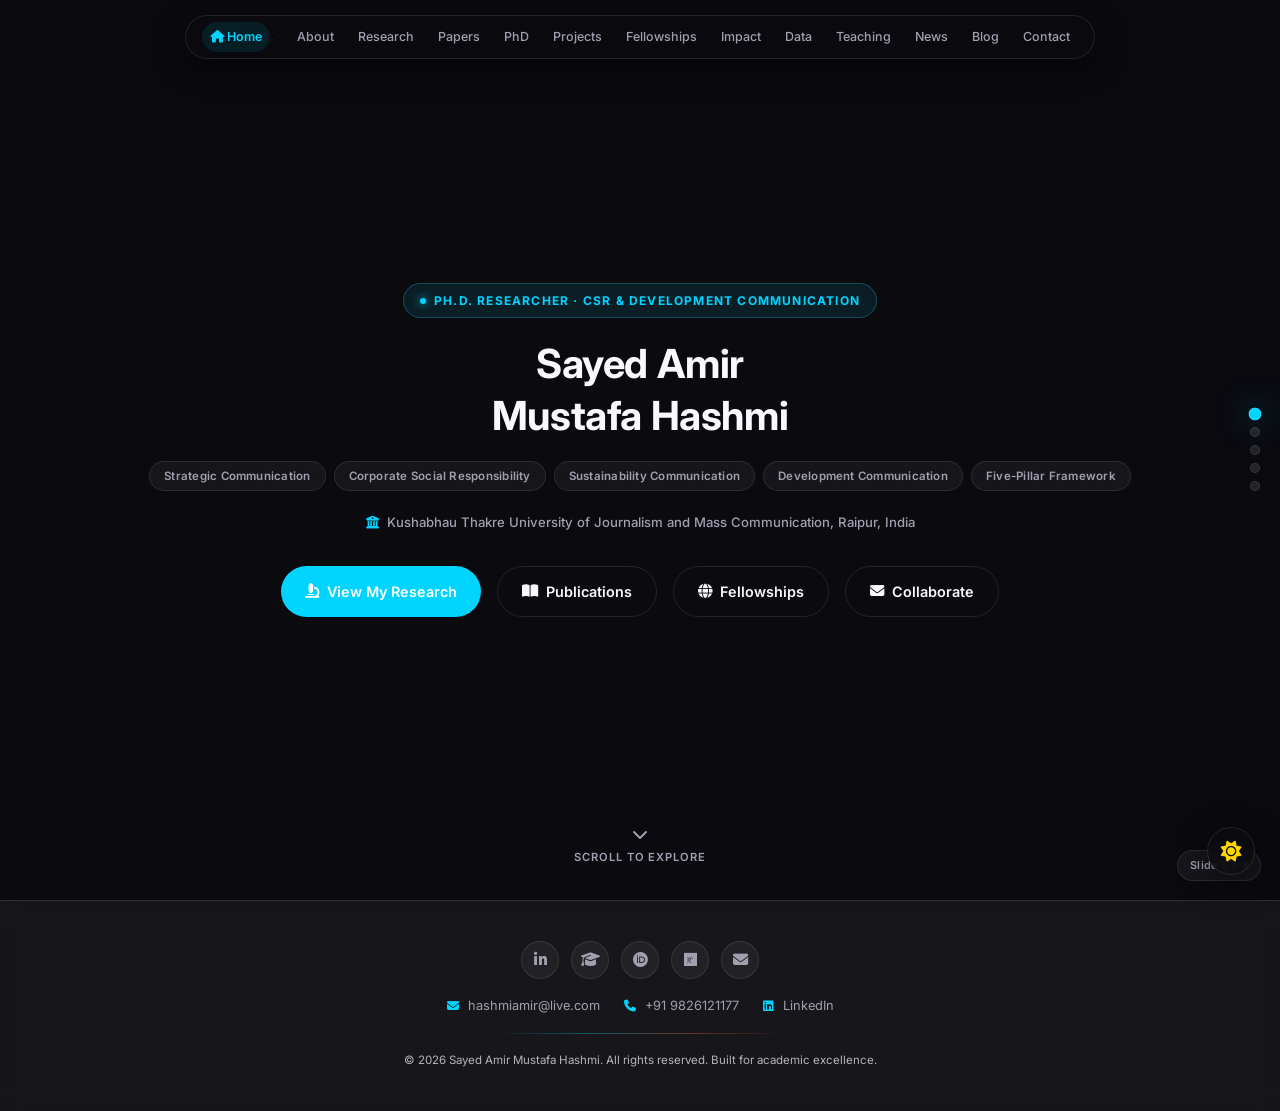
<file: index.html>
<!DOCTYPE html>
<html lang="en" data-theme="dark">
<head>
    <meta charset="UTF-8">
    <meta name="viewport" content="width=device-width, initial-scale=1.0">
    <title>Sayed Amir Mustafa Hashmi | Ph.D. Researcher — CSR & Strategic Communication</title>
    <meta name="description" content="Academic portfolio of Dr. Sayed Amir Mustafa Hashmi — Ph.D. researcher in Strategic Communication, CSR, Sustainability Communication, and Development Communication. Specialist in tribal community engagement and the Five-Pillar Framework.">
    <meta name="keywords" content="Sayed Amir Mustafa Hashmi, CSR Communication, Strategic Communication, Sustainability Communication, Development Communication, Five-Pillar Framework, PhD Research, Chhattisgarh, Jharkhand">
    <meta name="author" content="Sayed Amir Mustafa Hashmi">

    <!-- Open Graph -->
    <meta property="og:title" content="Sayed Amir Mustafa Hashmi | Academic Portfolio">
    <meta property="og:description" content="Ph.D. researcher in CSR Communication, Sustainability, and Development Communication. Creator of the Five-Pillar Framework.">
    <meta property="og:type" content="website">

    <!-- Google Fonts -->
    <link rel="preconnect" href="https://fonts.googleapis.com">
    <link rel="preconnect" href="https://fonts.gstatic.com" crossorigin>
    <link href="https://fonts.googleapis.com/css2?family=Inter:wght@300;400;500;600;700;800;900&display=swap" rel="stylesheet">

    <!-- Font Awesome -->
    <link rel="stylesheet" href="https://cdnjs.cloudflare.com/ajax/libs/font-awesome/6.4.0/css/all.min.css">

    <!-- Stylesheets -->
    <link rel="stylesheet" href="src/css/style.css">
    <link rel="stylesheet" href="src/css/dark-mode.css">
    <link rel="stylesheet" href="src/css/responsive.css">

    <style>
        /* ── Page-specific hero enhancements ─── */
        .hero-eyebrow {
            display: inline-flex;
            align-items: center;
            gap: 8px;
            background: rgba(34,211,245,0.1);
            border: 1px solid rgba(34,211,245,0.25);
            border-radius: 999px;
            padding: 6px 16px;
            font-size: 0.75rem;
            font-weight: 700;
            letter-spacing: 0.1em;
            text-transform: uppercase;
            color: var(--accent-cg);
            margin-bottom: 1.25rem;
        }
        .hero-eyebrow::before {
            content: '';
            width: 6px;
            height: 6px;
            background: var(--accent-cg);
            border-radius: 50%;
            box-shadow: 0 0 8px var(--accent-cg);
            animation: pulse-dot 2s infinite;
        }
        @keyframes pulse-dot {
            0%, 100% { opacity: 1; transform: scale(1); }
            50% { opacity: 0.5; transform: scale(0.8); }
        }

        .hero-institution {
            display: flex;
            align-items: center;
            justify-content: center;
            gap: 8px;
            font-size: 0.82rem;
            color: var(--text-muted);
            margin-top: 1.2rem;
            font-weight: 500;
        }

        .hero-tags {
            display: flex;
            flex-wrap: wrap;
            gap: 8px;
            justify-content: center;
            margin: 1.2rem 0;
        }
        .hero-tag {
            background: var(--bg-glass);
            border: 1px solid var(--bg-glass-border);
            border-radius: 999px;
            padding: 4px 14px;
            font-size: 0.72rem;
            font-weight: 600;
            color: var(--text-muted);
            backdrop-filter: blur(8px);
            letter-spacing: 0.02em;
        }

        /* Stat section gradient divider */
        .stat-divider {
            height: 1px;
            background: linear-gradient(90deg, transparent, var(--accent-cg), var(--accent-jh), transparent);
            margin: 2.5rem 0;
            opacity: 0.4;
        }

        /* Research highlight icons */
        .highlight-icon {
            width: 52px;
            height: 52px;
            border-radius: 14px;
            display: flex;
            align-items: center;
            justify-content: center;
            font-size: 1.5rem;
            margin-bottom: 1rem;
        }
        .icon-blue { background: rgba(34,211,245,0.12); border: 1px solid rgba(34,211,245,0.2); }
        .icon-orange { background: rgba(255,107,53,0.12); border: 1px solid rgba(255,107,53,0.2); }
        .icon-green { background: rgba(0,230,118,0.12); border: 1px solid rgba(0,230,118,0.2); }

        /* Big number callout */
        .callout-number {
            font-size: 5rem;
            font-weight: 900;
            line-height: 1;
            letter-spacing: -0.04em;
            color: var(--accent-cg);
            text-shadow: var(--accent-glow-cg);
        }

        /* Scroll hint */
        .scroll-hint {
            position: absolute;
            bottom: 2rem;
            left: 50%;
            transform: translateX(-50%);
            display: flex;
            flex-direction: column;
            align-items: center;
            gap: 6px;
            color: var(--text-muted);
            font-size: 0.7rem;
            font-weight: 600;
            letter-spacing: 0.08em;
            text-transform: uppercase;
            animation: scrollBounce 2s ease-in-out infinite;
        }
        @keyframes scrollBounce {
            0%, 100% { transform: translateX(-50%) translateY(0); opacity: 0.6; }
            50% { transform: translateX(-50%) translateY(6px); opacity: 1; }
        }
        .scroll-hint i { font-size: 1rem; }
    </style>
</head>
<body>

    <!-- ── Navigation ─── -->
    <nav class="chap-nav" id="main-nav">
        <a href="index.html" class="active" data-fullname="Homepage"><i class="fas fa-home"></i> Home</a>
        <span class="chap-nav-sep">·</span>
        <a href="src/pages/about.html" data-fullname="About & Biography">About</a>
        <a href="src/pages/research-areas.html" data-fullname="Research Clusters">Research</a>
        <a href="src/pages/publications.html" data-fullname="Publications Hub">Papers</a>
        <a href="src/pages/phd-research.html" data-fullname="Ph.D. Dissertation">PhD</a>
        <a href="src/pages/projects.html" data-fullname="Research Projects">Projects</a>
        <a href="src/pages/fellowships.html" data-fullname="Postdoc Applications">Fellowships</a>
        <a href="src/pages/impact.html" data-fullname="Research Impact & Charts">Impact</a>
        <a href="src/pages/data-resources.html" data-fullname="Open Data Resources">Data</a>
        <a href="src/pages/teaching.html" data-fullname="Teaching & Mentoring">Teaching</a>
        <a href="src/pages/news.html" data-fullname="News & Announcements">News</a>
        <a href="src/pages/blog.html" data-fullname="Blog & Insights">Blog</a>
        <a href="src/pages/contact.html" data-fullname="Contact & Collaborate">Contact</a>
    </nav>

    <!-- ── Slide Container ─── -->
    <div class="slide-container">

        <!-- ══ SLIDE 1: Hero ══ -->
        <section class="slide" id="slide-1">
            <div class="slide-content text-center">
                <div class="hero-eyebrow slide-anim">
                    Ph.D. Researcher · CSR & Development Communication
                </div>

                <h1 class="hero-name slide-anim">
                    Sayed Amir<br>Mustafa Hashmi
                </h1>

                <div class="hero-tags slide-anim">
                    <span class="hero-tag">Strategic Communication</span>
                    <span class="hero-tag">Corporate Social Responsibility</span>
                    <span class="hero-tag">Sustainability Communication</span>
                    <span class="hero-tag">Development Communication</span>
                    <span class="hero-tag">Five-Pillar Framework</span>
                </div>

                <div class="hero-institution slide-anim">
                    <i class="fas fa-university" style="color: var(--accent-cg);"></i>
                    Kushabhau Thakre University of Journalism and Mass Communication, Raipur, India
                </div>

                <div class="hero-buttons slide-anim">
                    <a href="src/pages/phd-research.html" class="btn btn-primary">
                        <i class="fas fa-microscope"></i> View My Research
                    </a>
                    <a href="src/pages/publications.html" class="btn btn-secondary">
                        <i class="fas fa-book-open"></i> Publications
                    </a>
                    <a href="src/pages/fellowships.html" class="btn btn-secondary">
                        <i class="fas fa-globe"></i> Fellowships
                    </a>
                    <a href="src/pages/contact.html" class="btn btn-secondary">
                        <i class="fas fa-envelope"></i> Collaborate
                    </a>
                </div>
            </div>

            <div class="scroll-hint">
                <i class="fas fa-chevron-down"></i>
                Scroll to explore
            </div>
        </section>

        <!-- ══ SLIDE 2: Research Statement ══ -->
        <section class="slide" id="slide-2">
            <div class="slide-content">
                <p class="slide-subtitle slide-anim">Overview & Vision</p>
                <h2 class="slide-title slide-anim">Research Statement</h2>

                <div class="grid-2 mt-3">
                    <div class="glass-card glow-blue slide-anim">
                        <div class="highlight-icon icon-blue">
                            <i class="fas fa-bullseye" style="color: var(--accent-cg);"></i>
                        </div>
                        <h3 class="mb-2" style="color: var(--text-main);">Focus Areas</h3>
                        <p class="text-muted" style="font-size: 0.92rem; line-height: 1.8;">
                            My research examines how <strong style="color: var(--text-main);">strategic communication</strong> shapes corporate social responsibility, stakeholder trust, ESG disclosure, and community development outcomes — particularly in central India's tribal mining corridors.
                        </p>
                    </div>
                    <div class="glass-card glow-orange slide-anim">
                        <div class="highlight-icon icon-orange">
                            <i class="fas fa-compass" style="color: var(--accent-jh);"></i>
                        </div>
                        <h3 class="mb-2" style="color: var(--text-main);">Long-Term Vision</h3>
                        <p class="text-muted" style="font-size: 0.92rem; line-height: 1.8;">
                            I develop <strong style="color: var(--text-main);">evidence-based communication frameworks</strong> supporting sustainable corporate governance and inclusive development in emerging economies — bridging institutional disclosures with grassroots beneficiary understanding.
                        </p>
                    </div>
                </div>
            </div>
        </section>

        <!-- ══ SLIDE 3: Key Findings Callout ══ -->
        <section class="slide" id="slide-3">
            <div class="slide-content text-center">
                <p class="slide-subtitle slide-anim">Doctoral Research Discovery</p>
                <h2 class="slide-title slide-anim">The Communication Chasm</h2>

                <div class="glass-card max-w-800 mx-auto mt-3 slide-anim" style="padding: 3rem;">
                    <div class="grid-2" style="gap: 3rem; align-items: center;">
                        <div>
                            <div class="callout-number">26%</div>
                            <p style="font-size: 1.1rem; font-weight: 700; margin-top: 0.5rem; color: var(--text-main);">Language Gap Identified</p>
                            <p class="text-muted" style="font-size: 0.88rem; line-height: 1.7; margin-top: 0.5rem;">
                                80% local dialect use in <strong style="color: var(--accent-cg);">Chhattisgarh</strong> vs only 54% in <strong style="color: var(--accent-jh);">Jharkhand</strong> — a 26-point disparity that directly drives community trust and CSR awareness deficits.
                            </p>
                        </div>
                        <div>
                            <div class="callout-number" style="color: var(--accent-jh); text-shadow: var(--accent-glow-jh);">3.4×</div>
                            <p style="font-size: 1.1rem; font-weight: 700; margin-top: 0.5rem; color: var(--text-main);">Verbal vs. Printed Media</p>
                            <p class="text-muted" style="font-size: 0.88rem; line-height: 1.7; margin-top: 0.5rem;">
                                Gramsabha community meetings outperform printed pamphlets by <strong style="color: var(--accent-jh);">3.4× in information retention</strong> among tribal beneficiaries across 10 studied districts.
                            </p>
                        </div>
                    </div>
                </div>
            </div>
        </section>

        <!-- ══ SLIDE 4: Research Stats ══ -->
        <section class="slide" id="slide-4">
            <div class="slide-content">
                <p class="slide-subtitle slide-anim">Empirical Rigor</p>
                <h2 class="slide-title slide-anim">Research at a Glance</h2>

                <div class="grid-3 mt-3">
                    <div class="glass-card stat-card glow-cyan slide-anim">
                        <div class="stat-number">5 Yrs</div>
                        <div class="stat-label">Longitudinal CSR Data<br>(2018–2023)</div>
                    </div>
                    <div class="glass-card stat-card glow-blue slide-anim">
                        <div class="stat-number">400+</div>
                        <div class="stat-label">Beneficiary Surveys<br>Conducted</div>
                    </div>
                    <div class="glass-card stat-card glow-orange slide-anim">
                        <div class="stat-number">40+</div>
                        <div class="stat-label">Stakeholder In-Depth<br>Interviews</div>
                    </div>
                    <div class="glass-card stat-card glow-purple slide-anim">
                        <div class="stat-number">10</div>
                        <div class="stat-label">Mining Belt Districts<br>Studied</div>
                    </div>
                    <div class="glass-card stat-card glow-green slide-anim">
                        <div class="stat-number">2</div>
                        <div class="stat-label">States Compared<br>CG & JH</div>
                    </div>
                    <div class="glass-card stat-card glow-cyan slide-anim">
                        <div class="stat-number">5</div>
                        <div class="stat-label">Pillars in Original<br>Governance Framework</div>
                    </div>
                </div>
            </div>
        </section>

        <!-- ══ SLIDE 5: Five-Pillar Showcase ══ -->
        <section class="slide" id="slide-5">
            <div class="slide-content">
                <p class="slide-subtitle slide-anim">Original Theoretical Contribution</p>
                <h2 class="slide-title slide-anim">The Five-Pillar Framework</h2>
                <p class="text-muted text-center slide-anim" style="max-width: 700px; margin: 0 auto 2.5rem;">
                    A normative model for evaluating CSR communication governance — developed from 5 years of multi-state empirical fieldwork.
                </p>

                <div class="grid-5 slide-anim">
                    <div class="glass-card text-center glow-blue" style="padding: 1.5rem 1rem;">
                        <div style="font-size: 2rem; margin-bottom: 0.75rem;">🎯</div>
                        <div style="font-size: 0.65rem; font-weight: 700; letter-spacing: 0.1em; text-transform: uppercase; color: var(--text-muted); margin-bottom: 0.4rem;">Pillar I</div>
                        <h3 class="neon-text-cg" style="font-size: 1rem;">Strategy</h3>
                        <p class="text-muted mt-1" style="font-size: 0.78rem; line-height: 1.5;">Aligning corporate goals with community development needs</p>
                    </div>
                    <div class="glass-card text-center glow-cyan" style="padding: 1.5rem 1rem;">
                        <div style="font-size: 2rem; margin-bottom: 0.75rem;">🤝</div>
                        <div style="font-size: 0.65rem; font-weight: 700; letter-spacing: 0.1em; text-transform: uppercase; color: var(--text-muted); margin-bottom: 0.4rem;">Pillar II</div>
                        <h3 class="neon-text-cg" style="font-size: 1rem;">Participation</h3>
                        <p class="text-muted mt-1" style="font-size: 0.78rem; line-height: 1.5;">Gramsabha dialogue & co-creation of project design</p>
                    </div>
                    <div class="glass-card text-center glow-green" style="padding: 1.5rem 1rem;">
                        <div style="font-size: 2rem; margin-bottom: 0.75rem;">🔍</div>
                        <div style="font-size: 0.65rem; font-weight: 700; letter-spacing: 0.1em; text-transform: uppercase; color: var(--text-muted); margin-bottom: 0.4rem;">Pillar III</div>
                        <h3 style="color: var(--success-color); font-size: 1rem;">Transparency</h3>
                        <p class="text-muted mt-1" style="font-size: 0.78rem; line-height: 1.5;">Vernacular disclosure of budgets, timelines, and roles</p>
                    </div>
                    <div class="glass-card text-center glow-orange" style="padding: 1.5rem 1rem;">
                        <div style="font-size: 2rem; margin-bottom: 0.75rem;">💬</div>
                        <div style="font-size: 0.65rem; font-weight: 700; letter-spacing: 0.1em; text-transform: uppercase; color: var(--text-muted); margin-bottom: 0.4rem;">Pillar IV</div>
                        <h3 class="neon-text-jh" style="font-size: 1rem;">Feedback</h3>
                        <p class="text-muted mt-1" style="font-size: 0.78rem; line-height: 1.5;">Institutionalized grievance channels for beneficiaries</p>
                    </div>
                    <div class="glass-card text-center glow-purple" style="padding: 1.5rem 1rem;">
                        <div style="font-size: 2rem; margin-bottom: 0.75rem;">📊</div>
                        <div style="font-size: 0.65rem; font-weight: 700; letter-spacing: 0.1em; text-transform: uppercase; color: var(--text-muted); margin-bottom: 0.4rem;">Pillar V</div>
                        <h3 style="color: #9d4edd; font-size: 1rem;">Impact</h3>
                        <p class="text-muted mt-1" style="font-size: 0.78rem; line-height: 1.5;">Independent socio-economic audit & betterment metrics</p>
                    </div>
                </div>

                <div class="text-center mt-4 slide-anim">
                    <a href="src/pages/phd-research.html" class="btn btn-primary">
                        <i class="fas fa-arrow-right"></i> Explore Full Research
                    </a>
                    <a href="src/pages/publications.html" class="btn btn-secondary" style="margin-left: 1rem;">
                        <i class="fas fa-file-alt"></i> Read the Papers
                    </a>
                </div>
            </div>
        </section>

    </div><!-- end .slide-container -->

    <!-- ── Site Footer ─── -->
    <footer class="site-footer">
        <div class="footer-content">
            <div class="footer-social">
                <a href="https://www.linkedin.com/in/amirhashmilive/" target="_blank" rel="noopener" aria-label="LinkedIn"><i class="fab fa-linkedin-in"></i></a>
                <a href="https://scholar.google.com" target="_blank" rel="noopener" aria-label="Google Scholar"><i class="fas fa-graduation-cap"></i></a>
                <a href="https://orcid.org" target="_blank" rel="noopener" aria-label="ORCID"><i class="fab fa-orcid"></i></a>
                <a href="https://researchgate.net" target="_blank" rel="noopener" aria-label="ResearchGate"><i class="fab fa-researchgate"></i></a>
                <a href="mailto:hashmiamir@live.com" aria-label="Email"><i class="fas fa-envelope"></i></a>
            </div>
            <div class="footer-contact">
                <a href="mailto:hashmiamir@live.com"><i class="fas fa-envelope"></i> hashmiamir@live.com</a>
                <a href="tel:+919826121177"><i class="fas fa-phone"></i> +91 9826121177</a>
                <a href="https://www.linkedin.com/in/amirhashmilive/" target="_blank" rel="noopener"><i class="fab fa-linkedin"></i> LinkedIn</a>
            </div>
            <div class="footer-divider"></div>
            <p class="footer-copy">&copy; 2026 Sayed Amir Mustafa Hashmi. All rights reserved. Built for academic excellence.</p>
        </div>
    </footer>

    <!-- Scripts -->
    <script src="src/js/theme.js"></script>
    <script src="src/js/main.js"></script>
    <script src="src/js/slide-number.js"></script>
    <script src="src/js/nav.js"></script>
</body>
</html>
</file>
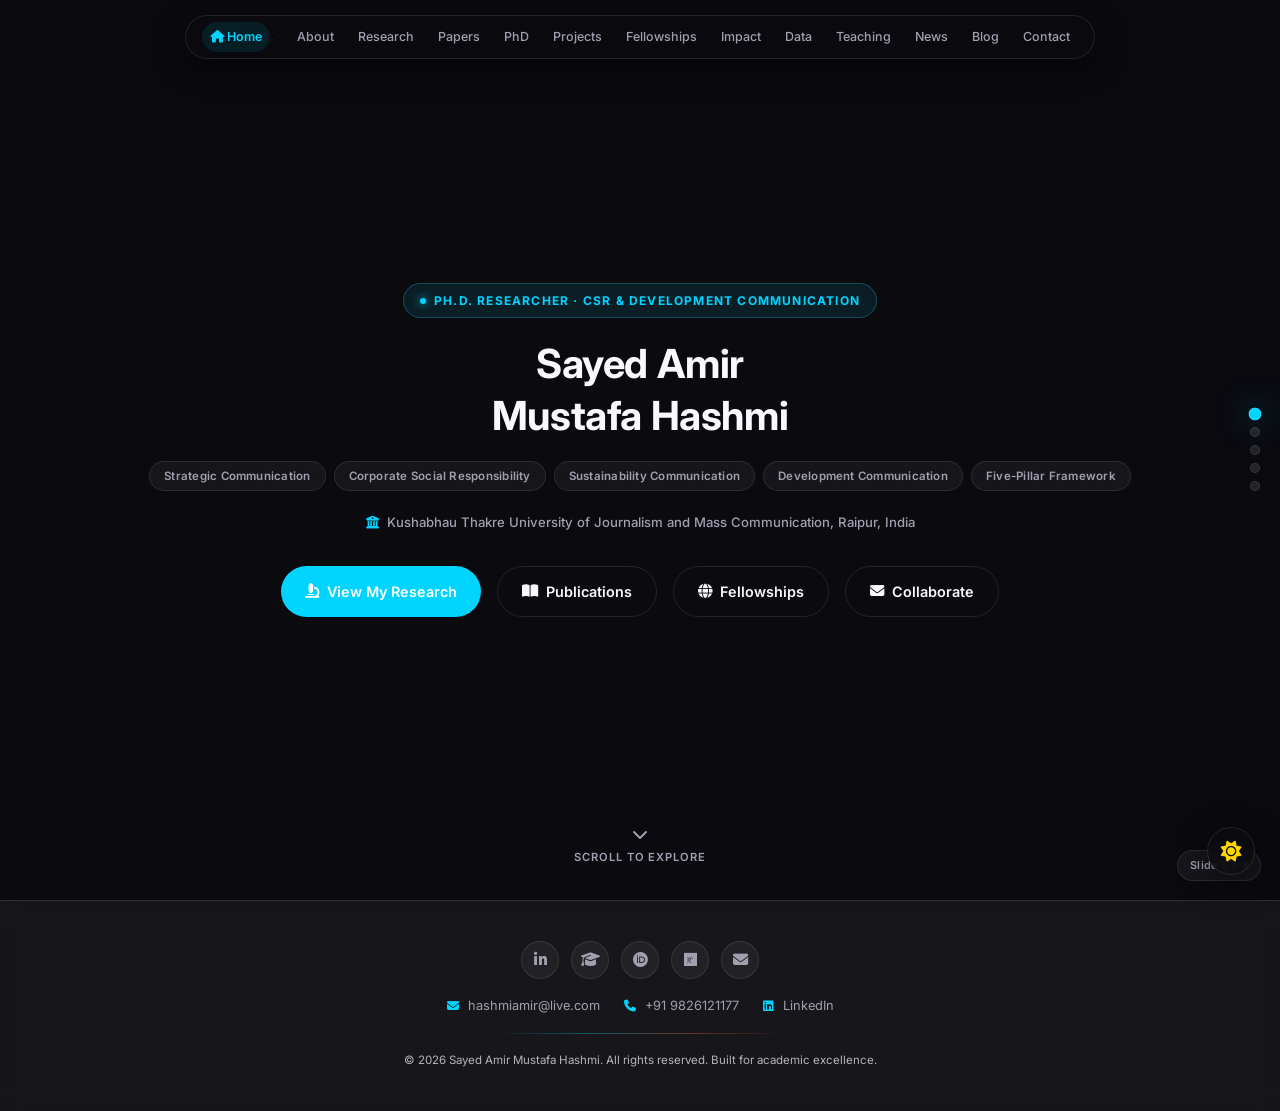
<file: src/pages/index.html>
<!DOCTYPE html>
<html lang="en">
<head>
    <meta charset="UTF-8">
    <meta http-equiv="refresh" content="0; url=../../index.html">
    <title>Redirecting...</title>
    <script>window.location.href = "../../index.html";</script>
</head>
<body>
    <p>Redirecting to <a href="../../index.html">Homepage</a>...</p>
</body>
</html>
</file>
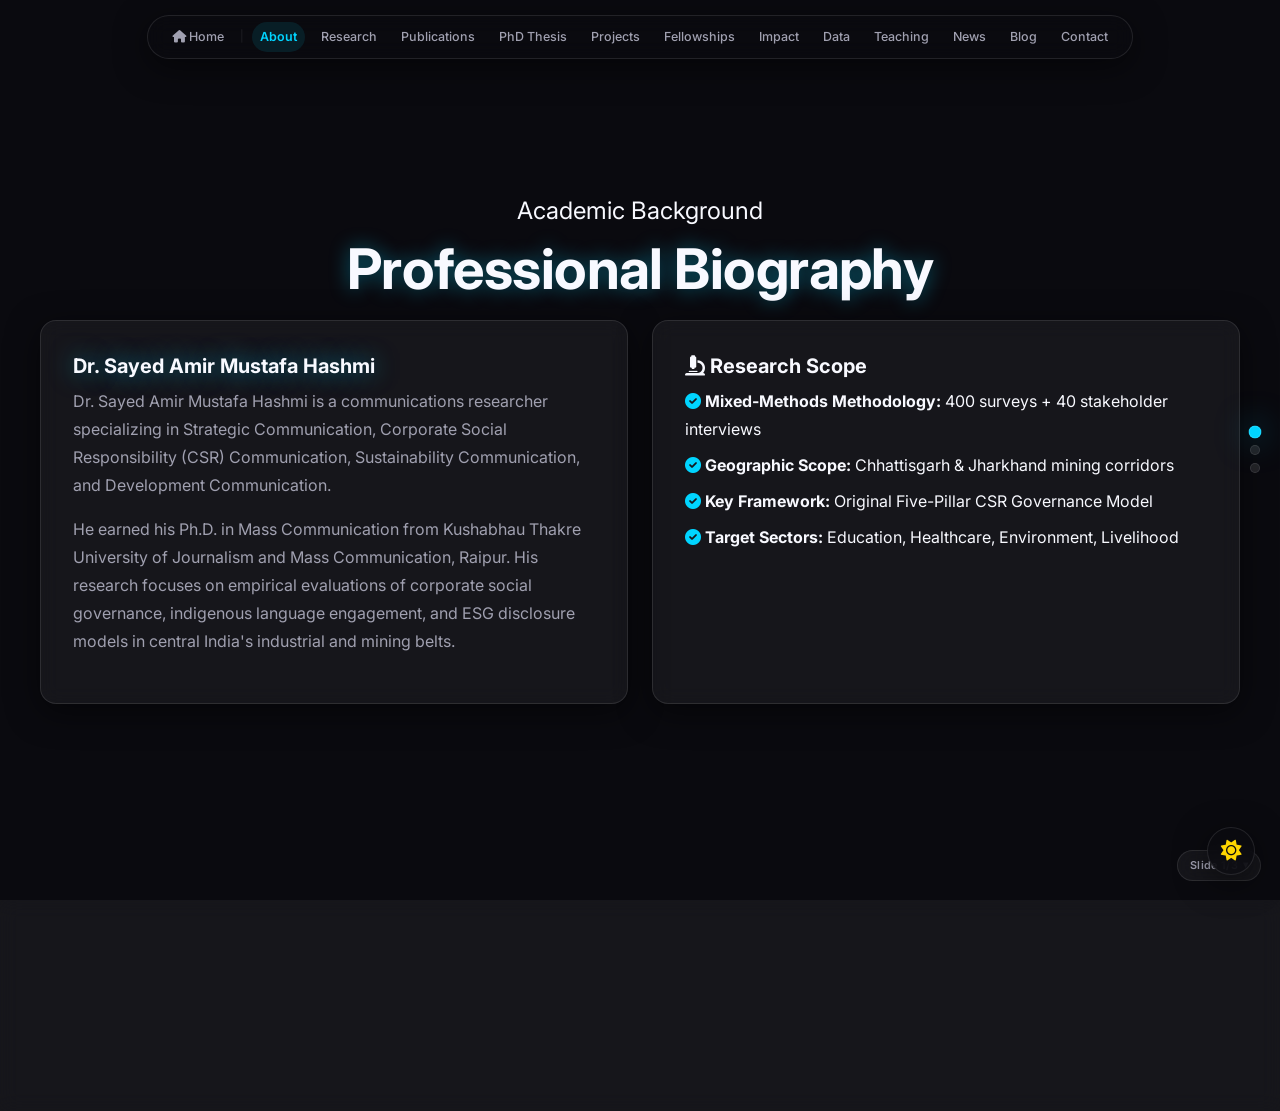
<file: src/pages/about.html>
<!DOCTYPE html>
<html lang="en" data-theme="dark">
<head>
    <meta charset="UTF-8">
    <meta name="viewport" content="width=device-width, initial-scale=1.0">
    <title>About | Sayed Amir Mustafa Hashmi</title>
    <meta name="description" content="Professional biography, academic journey, education, research philosophy, and affiliations of Sayed Amir Mustafa Hashmi.">
    
    <!-- Google Fonts & Font Awesome -->
    <link href="https://fonts.googleapis.com/css2?family=Inter:wght@300;400;500;600;700;800&display=swap" rel="stylesheet">
    <link rel="stylesheet" href="https://cdnjs.cloudflare.com/ajax/libs/font-awesome/6.0.0-beta3/css/all.min.css">
    
    <!-- Stylesheets -->
    <link rel="stylesheet" href="../css/style.css">
    <link rel="stylesheet" href="../css/dark-mode.css">
    <link rel="stylesheet" href="../css/responsive.css">
</head>
<body>

    <!-- Floating Navigation Bar -->
    <nav class="chap-nav">
        <a href="../../index.html" data-fullname="Homepage"><i class="fas fa-home"></i> Home</a>
        <span class="chap-nav-sep">|</span>
        <a href="about.html" class="active" data-fullname="About Biography">About</a>
        <a href="research-areas.html" data-fullname="Research Clusters">Research</a>
        <a href="publications.html" data-fullname="Publications Hub">Publications</a>
        <a href="phd-research.html" data-fullname="Ph.D. Dissertation">PhD Thesis</a>
        <a href="projects.html" data-fullname="Research Projects">Projects</a>
        <a href="fellowships.html" data-fullname="Postdoc Fellowships">Fellowships</a>
        <a href="impact.html" data-fullname="Research Impact">Impact</a>
        <a href="data-resources.html" data-fullname="Data & Open Resources">Data</a>
        <a href="teaching.html" data-fullname="Teaching & Mentoring">Teaching</a>
        <a href="news.html" data-fullname="News & Updates">News</a>
        <a href="blog.html" data-fullname="Blog & Insights">Blog</a>
        <a href="contact.html" data-fullname="Contact & Collaboration">Contact</a>
    </nav>

    <div class="slide-container">
        
        <!-- Slide 1: Biography -->
        <section class="slide" id="slide-1">
            <div class="slide-content">
                <h2 class="slide-subtitle">Academic Background</h2>
                <h1 class="slide-title">Professional Biography</h1>
                <div class="grid-2 mt-2">
                    <div class="glass-card hover-magnify">
                        <h3 class="neon-text-cg mb-1">Dr. Sayed Amir Mustafa Hashmi</h3>
                        <p class="text-muted">
                            Dr. Sayed Amir Mustafa Hashmi is a communications researcher specializing in Strategic Communication, Corporate Social Responsibility (CSR) Communication, Sustainability Communication, and Development Communication.
                        </p>
                        <p class="text-muted">
                            He earned his Ph.D. in Mass Communication from Kushabhau Thakre University of Journalism and Mass Communication, Raipur. His research focuses on empirical evaluations of corporate social governance, indigenous language engagement, and ESG disclosure models in central India's industrial and mining belts.
                        </p>
                    </div>
                    <div class="glass-card hover-magnify glow-blue">
                        <h3 class="mb-1"><i class="fas fa-microscope"></i> Research Scope</h3>
                        <ul style="list-style: none; padding: 0;" class="text-muted">
                            <li class="mb-1"><i class="fas fa-check-circle text-accent"></i> <strong>Mixed-Methods Methodology:</strong> 400 surveys + 40 stakeholder interviews</li>
                            <li class="mb-1"><i class="fas fa-check-circle text-accent"></i> <strong>Geographic Scope:</strong> Chhattisgarh & Jharkhand mining corridors</li>
                            <li class="mb-1"><i class="fas fa-check-circle text-accent"></i> <strong>Key Framework:</strong> Original Five-Pillar CSR Governance Model</li>
                            <li class="mb-1"><i class="fas fa-check-circle text-accent"></i> <strong>Target Sectors:</strong> Education, Healthcare, Environment, Livelihood</li>
                        </ul>
                    </div>
                </div>
            </div>
        </section>

        <!-- Slide 2: Academic Journey Timeline -->
        <section class="slide" id="slide-2">
            <div class="slide-content">
                <h2 class="slide-subtitle">Milestones</h2>
                <h1 class="slide-title">Academic Journey</h1>
                <div class="timeline mx-auto mt-3">
                    <div class="timeline-item">
                        <div class="timeline-date">2020 – 2026</div>
                        <div class="timeline-title">Ph.D. in Mass Communication</div>
                        <div class="timeline-desc">Kushabhau Thakre University of Journalism and Mass Communication, Raipur. Dissertation on CSR Communication in Chhattisgarh & Jharkhand. Supervised by Dr. Ashutosh Mandavi & Dr. Nripendra Kumar Sharma.</div>
                    </div>
                    <div class="timeline-item">
                        <div class="timeline-date">2017 – 2019</div>
                        <div class="timeline-title">Master of Arts in Mass Communication</div>
                        <div class="timeline-desc">Specialized in Strategic Communication and Media Studies. First Class with Distinction.</div>
                    </div>
                    <div class="timeline-item">
                        <div class="timeline-date">2014 – 2017</div>
                        <div class="timeline-title">Bachelor of Arts in Journalism & Mass Communication</div>
                        <div class="timeline-desc">Foundational training in development communication, reporting, and empirical research methods.</div>
                    </div>
                </div>
            </div>
        </section>

        <!-- Slide 3: Research Philosophy & Supervisors -->
        <section class="slide" id="slide-3">
            <div class="slide-content">
                <h2 class="slide-subtitle">Ethos & Mentorship</h2>
                <h1 class="slide-title">Research Philosophy</h1>
                <div class="grid-2 mt-2">
                    <div class="glass-card hover-magnify glow-orange">
                        <h3 class="neon-text-jh mb-1"><i class="fas fa-lightbulb"></i> Philosophy</h3>
                        <p class="text-muted">
                            Communication is not merely an instrument for corporate reputation management; it is a fundamental pillar of democratic governance and social betterment. True sustainable development requires closing communication gaps between institutional decision-makers and grassroots beneficiaries through vernacular, participatory engagement.
                        </p>
                    </div>
                    <div class="glass-card hover-magnify">
                        <h3 class="mb-1"><i class="fas fa-user-graduate"></i> Academic Supervision</h3>
                        <div class="mb-2">
                            <h4 class="text-accent">Dr. Ashutosh Mandavi</h4>
                            <p class="text-muted" style="font-size: 0.85rem;">Supervisor | Kushabhau Thakre University of Journalism and Mass Communication</p>
                        </div>
                        <div>
                            <h4 class="text-accent-secondary">Dr. Nripendra Kumar Sharma</h4>
                            <p class="text-muted" style="font-size: 0.85rem;">Co-Supervisor | Department of Mass Communication</p>
                        </div>
                    </div>
                </div>
            </div>
        </section>

    </div>

    <!-- ── Site Footer ─── -->
    <footer class="site-footer">
        <div class="footer-content">
            <div class="footer-social">
                <a href="https://www.linkedin.com/in/amirhashmilive/" target="_blank" rel="noopener" aria-label="LinkedIn"><i class="fab fa-linkedin-in"></i></a>
                <a href="https://scholar.google.com" target="_blank" rel="noopener" aria-label="Google Scholar"><i class="fas fa-graduation-cap"></i></a>
                <a href="https://orcid.org" target="_blank" rel="noopener" aria-label="ORCID"><i class="fab fa-orcid"></i></a>
                <a href="https://researchgate.net" target="_blank" rel="noopener" aria-label="ResearchGate"><i class="fab fa-researchgate"></i></a>
                <a href="mailto:hashmiamir@live.com" aria-label="Email"><i class="fas fa-envelope"></i></a>
            </div>
            <div class="footer-contact">
                <a href="mailto:hashmiamir@live.com"><i class="fas fa-envelope"></i> hashmiamir@live.com</a>
                <a href="tel:+919826121177"><i class="fas fa-phone"></i> +91 9826121177</a>
                <a href="https://www.linkedin.com/in/amirhashmilive/" target="_blank" rel="noopener"><i class="fab fa-linkedin"></i> LinkedIn</a>
            </div>
            <div class="footer-divider"></div>
            <p class="footer-copy">&copy; 2026 Sayed Amir Mustafa Hashmi. All rights reserved. Built for academic excellence.</p>
        </div>
    </footer>

    <!-- Core Scripts -->
    <script src="../js/theme.js"></script>
    <script src="../js/slider.js"></script>
    <script src="../js/main.js"></script>
    <script src="../js/charts.js"></script>
    <script src="../js/slide-number.js"></script>
    <script src="../js/popup.js"></script>
    <script src="../js/nav.js"></script>
</body>
</html>
</file>
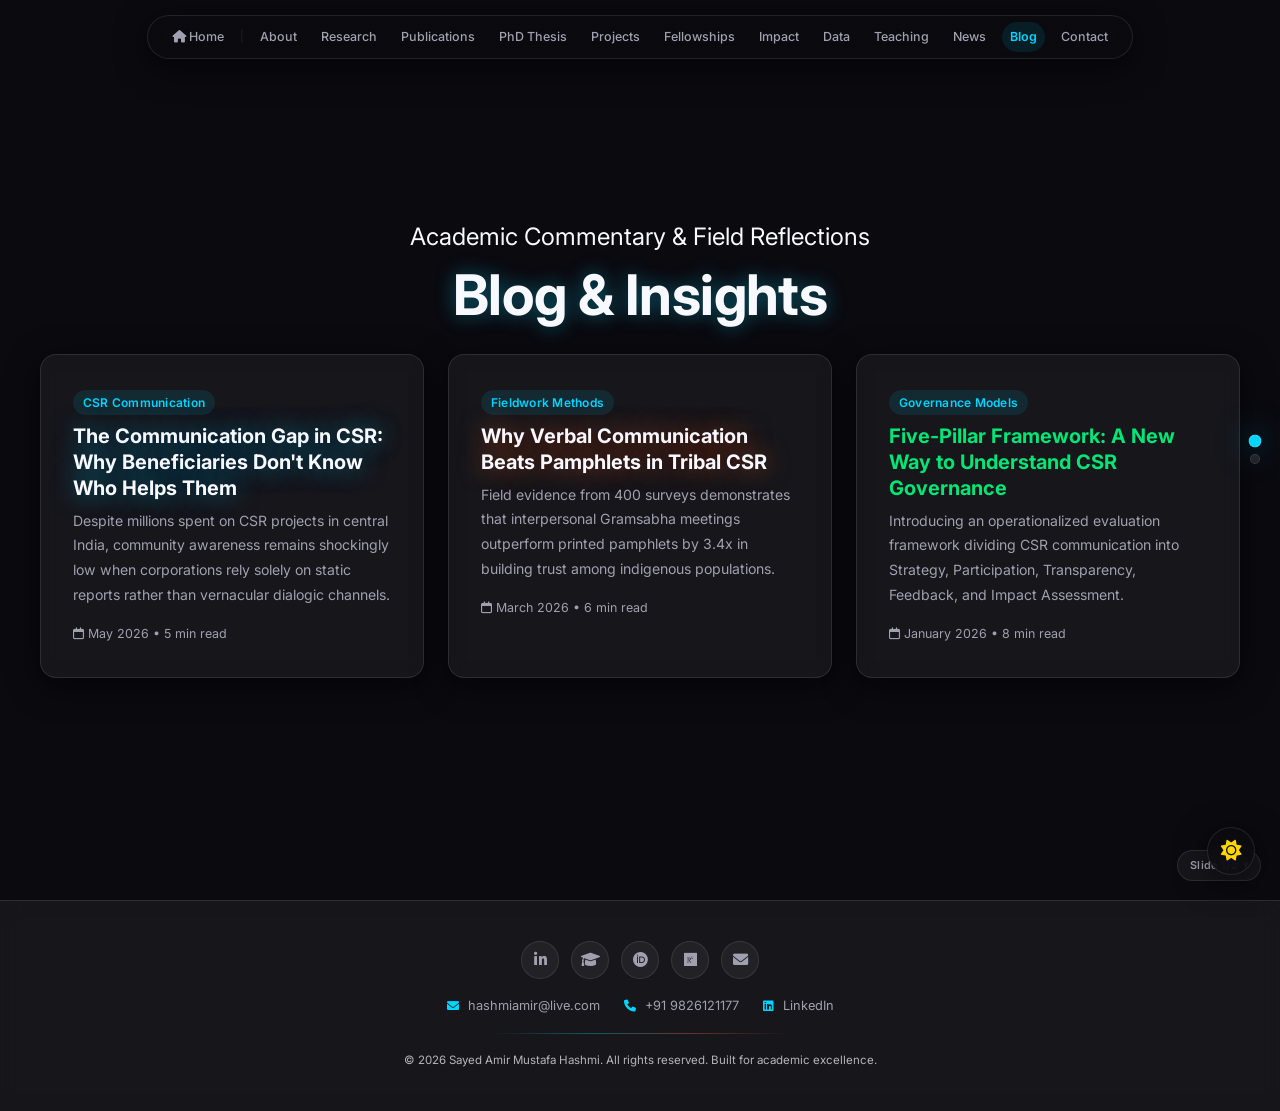
<file: src/pages/blog.html>
<!DOCTYPE html>
<html lang="en" data-theme="dark">
<head>
    <meta charset="UTF-8">
    <meta name="viewport" content="width=device-width, initial-scale=1.0">
    <title>Blog & Insights | Sayed Amir Mustafa Hashmi</title>
    <meta name="description" content="Academic commentary and blog articles on CSR communication, ESG disclosure, development communication, and PhD fieldwork insights.">
    
    <link href="https://fonts.googleapis.com/css2?family=Inter:wght@300;400;500;600;700;800&display=swap" rel="stylesheet">
    <link rel="stylesheet" href="https://cdnjs.cloudflare.com/ajax/libs/font-awesome/6.0.0-beta3/css/all.min.css">
    
    <link rel="stylesheet" href="../css/style.css">
    <link rel="stylesheet" href="../css/dark-mode.css">
    <link rel="stylesheet" href="../css/responsive.css">
</head>
<body>

    <nav class="chap-nav">
        <a href="../../index.html" data-fullname="Homepage"><i class="fas fa-home"></i> Home</a>
        <span class="chap-nav-sep">|</span>
        <a href="about.html" data-fullname="About Biography">About</a>
        <a href="research-areas.html" data-fullname="Research Clusters">Research</a>
        <a href="publications.html" data-fullname="Publications Hub">Publications</a>
        <a href="phd-research.html" data-fullname="Ph.D. Dissertation">PhD Thesis</a>
        <a href="projects.html" data-fullname="Research Projects">Projects</a>
        <a href="fellowships.html" data-fullname="Postdoc Fellowships">Fellowships</a>
        <a href="impact.html" data-fullname="Research Impact">Impact</a>
        <a href="data-resources.html" data-fullname="Data & Open Resources">Data</a>
        <a href="teaching.html" data-fullname="Teaching & Mentoring">Teaching</a>
        <a href="news.html" data-fullname="News & Updates">News</a>
        <a href="blog.html" class="active" data-fullname="Blog & Insights">Blog</a>
        <a href="contact.html" data-fullname="Contact & Collaboration">Contact</a>
    </nav>

    <div class="slide-container">
        
        <!-- Slide 1: Blog Hub -->
        <section class="slide" id="slide-1">
            <div class="slide-content">
                <h2 class="slide-subtitle">Academic Commentary & Field Reflections</h2>
                <h1 class="slide-title">Blog & Insights</h1>

                <div class="grid-3 mt-3">
                    <article class="glass-card hover-magnify glow-blue">
                        <span class="badge badge-category mb-1">CSR Communication</span>
                        <h3 class="neon-text-cg mb-1">The Communication Gap in CSR: Why Beneficiaries Don't Know Who Helps Them</h3>
                        <p class="text-muted" style="font-size: 0.88rem;">
                            Despite millions spent on CSR projects in central India, community awareness remains shockingly low when corporations rely solely on static reports rather than vernacular dialogic channels.
                        </p>
                        <div class="mt-2" style="font-size: 0.78rem; color: var(--text-muted);">
                            <span><i class="far fa-calendar"></i> May 2026</span> • <span>5 min read</span>
                        </div>
                    </article>

                    <article class="glass-card hover-magnify glow-orange">
                        <span class="badge badge-category mb-1">Fieldwork Methods</span>
                        <h3 class="neon-text-jh mb-1">Why Verbal Communication Beats Pamphlets in Tribal CSR</h3>
                        <p class="text-muted" style="font-size: 0.88rem;">
                            Field evidence from 400 surveys demonstrates that interpersonal Gramsabha meetings outperform printed pamphlets by 3.4x in building trust among indigenous populations.
                        </p>
                        <div class="mt-2" style="font-size: 0.78rem; color: var(--text-muted);">
                            <span><i class="far fa-calendar"></i> March 2026</span> • <span>6 min read</span>
                        </div>
                    </article>

                    <article class="glass-card hover-magnify glow-green">
                        <span class="badge badge-category mb-1">Governance Models</span>
                        <h3 style="color: var(--success-color);" class="mb-1">Five-Pillar Framework: A New Way to Understand CSR Governance</h3>
                        <p class="text-muted" style="font-size: 0.88rem;">
                            Introducing an operationalized evaluation framework dividing CSR communication into Strategy, Participation, Transparency, Feedback, and Impact Assessment.
                        </p>
                        <div class="mt-2" style="font-size: 0.78rem; color: var(--text-muted);">
                            <span><i class="far fa-calendar"></i> January 2026</span> • <span>8 min read</span>
                        </div>
                    </article>
                </div>
            </div>
        </section>

        <!-- Slide 2: Additional Blog Posts -->
        <section class="slide" id="slide-2">
            <div class="slide-content">
                <h2 class="slide-subtitle">ESG & Field Reflections</h2>
                <h1 class="slide-title">Recent Articles</h1>

                <div class="grid-2 mt-3">
                    <article class="glass-card hover-magnify glow-cyan">
                        <span class="badge badge-category mb-1">ESG & Sustainability</span>
                        <h3 class="neon-text-cg mb-1">ESG Communication: The Next Frontier for CSR Research</h3>
                        <p class="text-muted" style="font-size: 0.88rem;">
                            How international disclosure standards like GRI and SASB can be adapted to reflect grass-roots development outcomes in emerging markets without succumbing to greenwashing.
                        </p>
                        <div class="mt-2" style="font-size: 0.78rem; color: var(--text-muted);">
                            <span><i class="far fa-calendar"></i> November 2025</span> • <span>7 min read</span>
                        </div>
                    </article>

                    <article class="glass-card hover-magnify glow-purple">
                        <span class="badge badge-category mb-1">Academic Reflections</span>
                        <h3 style="color: #9b59b6;" class="mb-1">My PhD Journey: Fieldwork in Chhattisgarh and Jharkhand</h3>
                        <p class="text-muted" style="font-size: 0.88rem;">
                            Reflections on 5 years of empirical field research across 10 mining districts, overcoming logistical and linguistic challenges during 440 beneficiary and stakeholder interactions.
                        </p>
                        <div class="mt-2" style="font-size: 0.78rem; color: var(--text-muted);">
                            <span><i class="far fa-calendar"></i> August 2025</span> • <span>10 min read</span>
                        </div>
                    </article>
                </div>
            </div>
        </section>

    </div>

    <!-- ── Site Footer ─── -->
    <footer class="site-footer">
        <div class="footer-content">
            <div class="footer-social">
                <a href="https://www.linkedin.com/in/amirhashmilive/" target="_blank" rel="noopener" aria-label="LinkedIn"><i class="fab fa-linkedin-in"></i></a>
                <a href="https://scholar.google.com" target="_blank" rel="noopener" aria-label="Google Scholar"><i class="fas fa-graduation-cap"></i></a>
                <a href="https://orcid.org" target="_blank" rel="noopener" aria-label="ORCID"><i class="fab fa-orcid"></i></a>
                <a href="https://researchgate.net" target="_blank" rel="noopener" aria-label="ResearchGate"><i class="fab fa-researchgate"></i></a>
                <a href="mailto:hashmiamir@live.com" aria-label="Email"><i class="fas fa-envelope"></i></a>
            </div>
            <div class="footer-contact">
                <a href="mailto:hashmiamir@live.com"><i class="fas fa-envelope"></i> hashmiamir@live.com</a>
                <a href="tel:+919826121177"><i class="fas fa-phone"></i> +91 9826121177</a>
                <a href="https://www.linkedin.com/in/amirhashmilive/" target="_blank" rel="noopener"><i class="fab fa-linkedin"></i> LinkedIn</a>
            </div>
            <div class="footer-divider"></div>
            <p class="footer-copy">&copy; 2026 Sayed Amir Mustafa Hashmi. All rights reserved. Built for academic excellence.</p>
        </div>
    </footer>

    <!-- Core Scripts -->
    <script src="../js/theme.js"></script>
    <script src="../js/slider.js"></script>
    <script src="../js/main.js"></script>
    <script src="../js/charts.js"></script>
    <script src="../js/slide-number.js"></script>
    <script src="../js/popup.js"></script>
    <script src="../js/nav.js"></script>
</body>
</html>
</file>
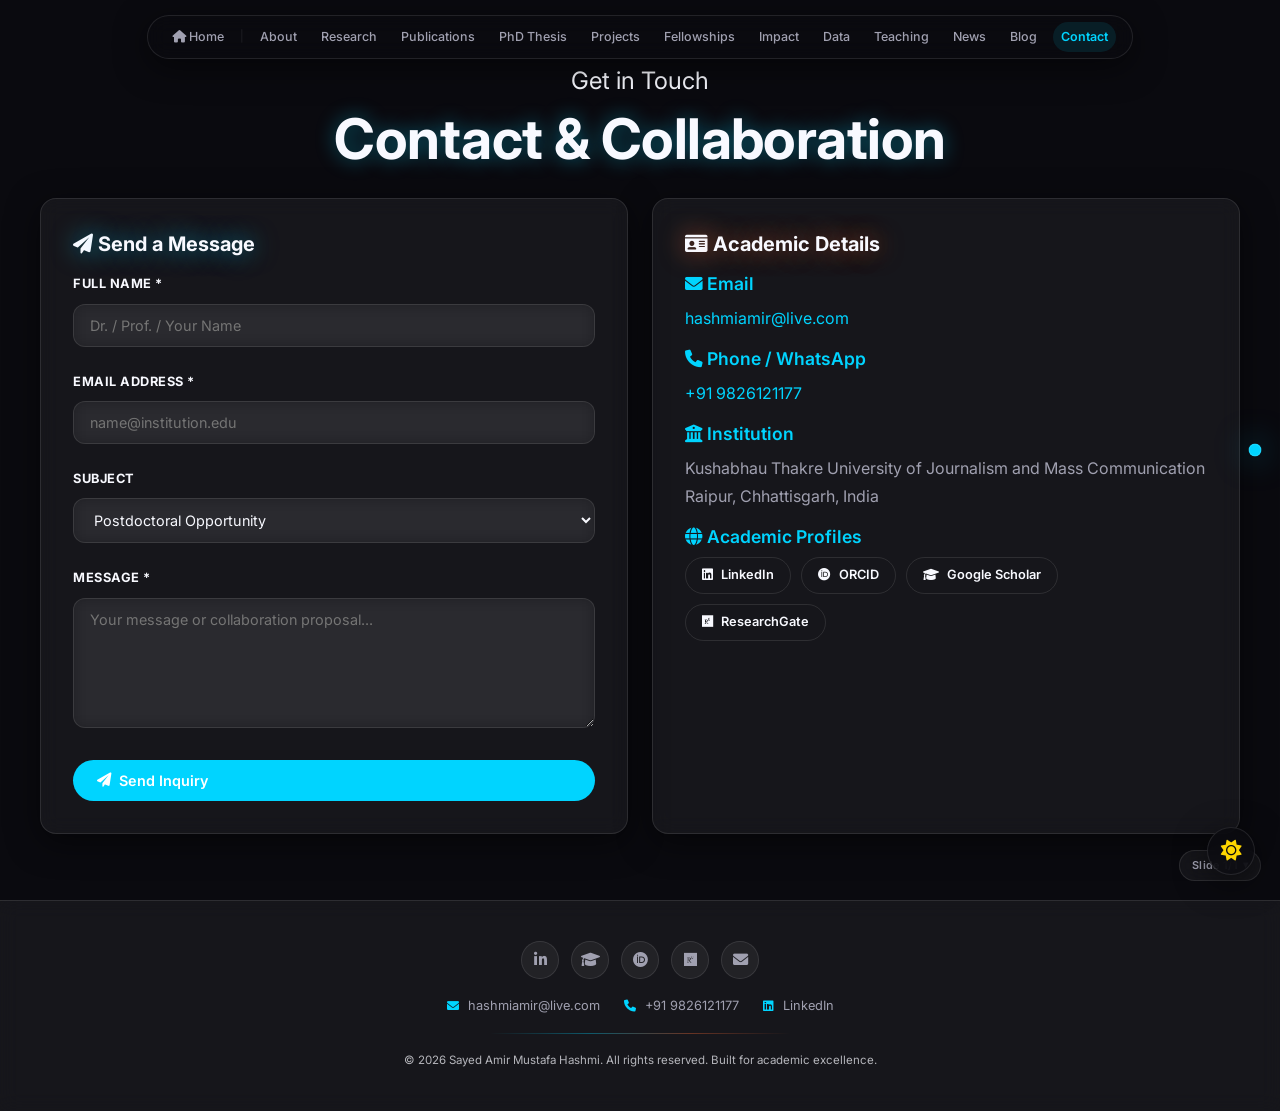
<file: src/pages/contact.html>
<!DOCTYPE html>
<html lang="en" data-theme="dark">
<head>
    <meta charset="UTF-8">
    <meta name="viewport" content="width=device-width, initial-scale=1.0">
    <title>Contact & Collaboration | Sayed Amir Mustafa Hashmi</title>
    <meta name="description" content="Get in touch with Sayed Amir Mustafa Hashmi for academic collaborations, postdoctoral opportunities, research inquiries, or speaking invitations.">
    
    <link href="https://fonts.googleapis.com/css2?family=Inter:wght@300;400;500;600;700;800&display=swap" rel="stylesheet">
    <link rel="stylesheet" href="https://cdnjs.cloudflare.com/ajax/libs/font-awesome/6.0.0-beta3/css/all.min.css">
    
    <link rel="stylesheet" href="../css/style.css">
    <link rel="stylesheet" href="../css/dark-mode.css">
    <link rel="stylesheet" href="../css/responsive.css">
</head>
<body>

    <nav class="chap-nav">
        <a href="../../index.html" data-fullname="Homepage"><i class="fas fa-home"></i> Home</a>
        <span class="chap-nav-sep">|</span>
        <a href="about.html" data-fullname="About Biography">About</a>
        <a href="research-areas.html" data-fullname="Research Clusters">Research</a>
        <a href="publications.html" data-fullname="Publications Hub">Publications</a>
        <a href="phd-research.html" data-fullname="Ph.D. Dissertation">PhD Thesis</a>
        <a href="projects.html" data-fullname="Research Projects">Projects</a>
        <a href="fellowships.html" data-fullname="Postdoc Fellowships">Fellowships</a>
        <a href="impact.html" data-fullname="Research Impact">Impact</a>
        <a href="data-resources.html" data-fullname="Data & Open Resources">Data</a>
        <a href="teaching.html" data-fullname="Teaching & Mentoring">Teaching</a>
        <a href="news.html" data-fullname="News & Updates">News</a>
        <a href="blog.html" data-fullname="Blog & Insights">Blog</a>
        <a href="contact.html" class="active" data-fullname="Contact & Collaboration">Contact</a>
    </nav>

    <div class="slide-container">
        
        <!-- Slide 1: Contact Form & Info -->
        <section class="slide" id="slide-1">
            <div class="slide-content">
                <h2 class="slide-subtitle">Get in Touch</h2>
                <h1 class="slide-title">Contact & Collaboration</h1>

                <div class="grid-2 mt-3">
                    <!-- Contact Form -->
                    <div class="glass-card hover-magnify glow-blue">
                        <h3 class="neon-text-cg mb-2"><i class="fas fa-paper-plane"></i> Send a Message</h3>
                        <form id="contact-form" novalidate>
                            <!-- Honeypot -->
                            <input type="text" name="website_url" id="website_url" class="form-honeypot" tabindex="-1" autocomplete="off">

                            <div class="form-group">
                                <label for="contact-name" class="form-label">Full Name *</label>
                                <input type="text" id="contact-name" class="form-input" placeholder="Dr. / Prof. / Your Name" required>
                                <div class="form-error">Name is required</div>
                            </div>

                            <div class="form-group">
                                <label for="contact-email" class="form-label">Email Address *</label>
                                <input type="email" id="contact-email" class="form-input" placeholder="name@institution.edu" required>
                                <div class="form-error">Valid email is required</div>
                            </div>

                            <div class="form-group">
                                <label for="contact-subject" class="form-label">Subject</label>
                                <select id="contact-subject" class="form-select">
                                    <option value="Postdoctoral Opportunity">Postdoctoral Opportunity</option>
                                    <option value="Research Collaboration">Research Collaboration</option>
                                    <option value="Data Sharing Request">Data Sharing Request</option>
                                    <option value="General Inquiry">General Inquiry</option>
                                </select>
                            </div>

                            <div class="form-group">
                                <label for="contact-message" class="form-label">Message *</label>
                                <textarea id="contact-message" class="form-textarea" placeholder="Your message or collaboration proposal..." required></textarea>
                                <div class="form-error">Message must be at least 10 characters long</div>
                            </div>

                            <button type="submit" class="btn btn-primary w-full"><i class="fas fa-paper-plane"></i> Send Inquiry</button>
                        </form>
                    </div>

                    <!-- Direct Contact & Social Links -->
                    <div class="glass-card hover-magnify glow-orange">
                        <h3 class="neon-text-jh mb-2"><i class="fas fa-id-card"></i> Academic Details</h3>
                        
                        <div class="mb-2">
                            <h4 class="text-accent mb-1"><i class="fas fa-envelope"></i> Email</h4>
                            <p class="text-muted"><a href="mailto:hashmiamir@live.com">hashmiamir@live.com</a></p>
                        </div>

                        <div class="mb-2">
                            <h4 class="text-accent mb-1"><i class="fas fa-phone"></i> Phone / WhatsApp</h4>
                            <p class="text-muted"><a href="tel:+919826121177">+91 9826121177</a></p>
                        </div>

                        <div class="mb-2">
                            <h4 class="text-accent mb-1"><i class="fas fa-university"></i> Institution</h4>
                            <p class="text-muted">
                                Kushabhau Thakre University of Journalism and Mass Communication<br>
                                Raipur, Chhattisgarh, India
                            </p>
                        </div>

                        <div class="mb-2">
                            <h4 class="text-accent mb-1"><i class="fas fa-globe"></i> Academic Profiles</h4>
                            <div style="display: flex; gap: 10px; flex-wrap: wrap;" class="mt-1">
                                <a href="https://www.linkedin.com/in/amirhashmilive/" target="_blank" rel="noopener" class="btn btn-secondary btn-sm"><i class="fab fa-linkedin"></i> LinkedIn</a>
                                <a href="https://orcid.org" target="_blank" rel="noopener" class="btn btn-secondary btn-sm"><i class="fab fa-orcid"></i> ORCID</a>
                                <a href="https://scholar.google.com" target="_blank" rel="noopener" class="btn btn-secondary btn-sm"><i class="fas fa-graduation-cap"></i> Google Scholar</a>
                                <a href="https://researchgate.net" target="_blank" rel="noopener" class="btn btn-secondary btn-sm"><i class="fab fa-researchgate"></i> ResearchGate</a>
                            </div>
                        </div>
                    </div>
                </div>
            </div>
        </section>

    </div>

    <!-- ── Site Footer ─── -->
    <footer class="site-footer">
        <div class="footer-content">
            <div class="footer-social">
                <a href="https://www.linkedin.com/in/amirhashmilive/" target="_blank" rel="noopener" aria-label="LinkedIn"><i class="fab fa-linkedin-in"></i></a>
                <a href="https://scholar.google.com" target="_blank" rel="noopener" aria-label="Google Scholar"><i class="fas fa-graduation-cap"></i></a>
                <a href="https://orcid.org" target="_blank" rel="noopener" aria-label="ORCID"><i class="fab fa-orcid"></i></a>
                <a href="https://researchgate.net" target="_blank" rel="noopener" aria-label="ResearchGate"><i class="fab fa-researchgate"></i></a>
                <a href="mailto:hashmiamir@live.com" aria-label="Email"><i class="fas fa-envelope"></i></a>
            </div>
            <div class="footer-contact">
                <a href="mailto:hashmiamir@live.com"><i class="fas fa-envelope"></i> hashmiamir@live.com</a>
                <a href="tel:+919826121177"><i class="fas fa-phone"></i> +91 9826121177</a>
                <a href="https://www.linkedin.com/in/amirhashmilive/" target="_blank" rel="noopener"><i class="fab fa-linkedin"></i> LinkedIn</a>
            </div>
            <div class="footer-divider"></div>
            <p class="footer-copy">&copy; 2026 Sayed Amir Mustafa Hashmi. All rights reserved. Built for academic excellence.</p>
        </div>
    </footer>

    <!-- Core Scripts -->
    <script src="../js/theme.js"></script>
    <script src="../js/slider.js"></script>
    <script src="../js/main.js"></script>
    <script src="../js/charts.js"></script>
    <script src="../js/slide-number.js"></script>
    <script src="../js/popup.js"></script>
    <script src="../js/nav.js"></script>

    <!-- Portfolio Specific Scripts -->
    <script src="../js/contact-form.js"></script>
</body>
</html>
</file>
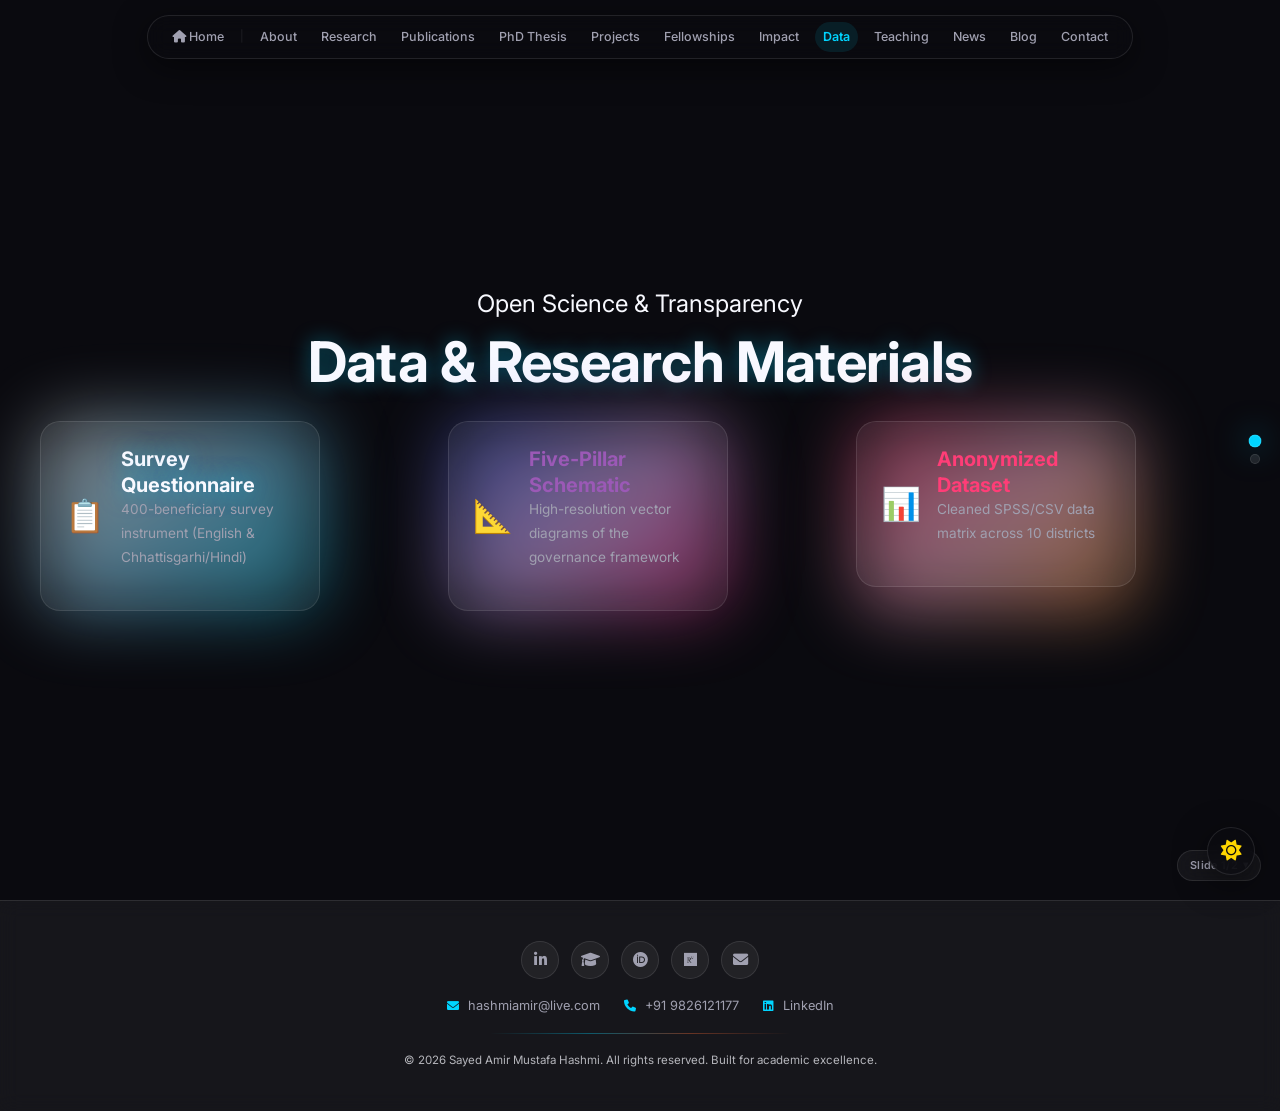
<file: src/pages/data-resources.html>
<!DOCTYPE html>
<html lang="en" data-theme="dark">
<head>
    <meta charset="UTF-8">
    <meta name="viewport" content="width=device-width, initial-scale=1.0">
    <title>Data & Open Resources | Sayed Amir Mustafa Hashmi</title>
    <meta name="description" content="Open science data, survey instruments, research frameworks, figures, and presentation materials from CSR communication research.">
    
    <link href="https://fonts.googleapis.com/css2?family=Inter:wght@300;400;500;600;700;800&display=swap" rel="stylesheet">
    <link rel="stylesheet" href="https://cdnjs.cloudflare.com/ajax/libs/font-awesome/6.0.0-beta3/css/all.min.css">
    
    <link rel="stylesheet" href="../css/style.css">
    <link rel="stylesheet" href="../css/dark-mode.css">
    <link rel="stylesheet" href="../css/responsive.css">
</head>
<body>

    <nav class="chap-nav">
        <a href="../../index.html" data-fullname="Homepage"><i class="fas fa-home"></i> Home</a>
        <span class="chap-nav-sep">|</span>
        <a href="about.html" data-fullname="About Biography">About</a>
        <a href="research-areas.html" data-fullname="Research Clusters">Research</a>
        <a href="publications.html" data-fullname="Publications Hub">Publications</a>
        <a href="phd-research.html" data-fullname="Ph.D. Dissertation">PhD Thesis</a>
        <a href="projects.html" data-fullname="Research Projects">Projects</a>
        <a href="fellowships.html" data-fullname="Postdoc Fellowships">Fellowships</a>
        <a href="impact.html" data-fullname="Research Impact">Impact</a>
        <a href="data-resources.html" class="active" data-fullname="Data & Open Resources">Data</a>
        <a href="teaching.html" data-fullname="Teaching & Mentoring">Teaching</a>
        <a href="news.html" data-fullname="News & Updates">News</a>
        <a href="blog.html" data-fullname="Blog & Insights">Blog</a>
        <a href="contact.html" data-fullname="Contact & Collaboration">Contact</a>
    </nav>

    <div class="slide-container">
        
        <!-- Slide 1: Open Science & Downloadable Resources -->
        <section class="slide" id="slide-1">
            <div class="slide-content">
                <h2 class="slide-subtitle">Open Science & Transparency</h2>
                <h1 class="slide-title">Data & Research Materials</h1>

                <div class="grid-3 mt-3">
                    <a href="#" class="resource-card hover-magnify" data-gradient="cyan" onclick="alert('Survey instrument questionnaire PDF available upon request.'); return false;">
                        <div class="resource-glow"></div>
                        <div class="resource-content">
                            <div class="resource-icon">📋</div>
                            <div>
                                <h3 class="neon-text-cg">Survey Questionnaire</h3>
                                <p class="text-muted" style="font-size: 0.85rem;">400-beneficiary survey instrument (English & Chhattisgarhi/Hindi)</p>
                            </div>
                        </div>
                    </a>

                    <a href="#" class="resource-card hover-magnify" data-gradient="purple" onclick="alert('Five-Pillar Framework diagram high-res asset available upon request.'); return false;">
                        <div class="resource-glow"></div>
                        <div class="resource-content">
                            <div class="resource-icon">📐</div>
                            <div>
                                <h3 style="color: #9b59b6;">Five-Pillar Schematic</h3>
                                <p class="text-muted" style="font-size: 0.85rem;">High-resolution vector diagrams of the governance framework</p>
                            </div>
                        </div>
                    </a>

                    <a href="#" class="resource-card hover-magnify" data-gradient="pink" onclick="alert('Anonymized dataset available for academic replication.'); return false;">
                        <div class="resource-glow"></div>
                        <div class="resource-content">
                            <div class="resource-icon">📊</div>
                            <div>
                                <h3 style="color: #FF3D77;">Anonymized Dataset</h3>
                                <p class="text-muted" style="font-size: 0.85rem;">Cleaned SPSS/CSV data matrix across 10 districts</p>
                            </div>
                        </div>
                    </a>
                </div>
            </div>
        </section>

        <!-- Slide 2: Open Data Commitment -->
        <section class="slide" id="slide-2">
            <div class="slide-content">
                <h2 class="slide-subtitle">Open Science Protocol</h2>
                <h1 class="slide-title">Open Data Statement</h1>
                <div class="glass-card max-w-800 mx-auto hover-magnify glow-blue">
                    <p style="font-size: 1.05rem; line-height: 1.8;">
                        In adherence to FAIR (Findable, Accessible, Interoperable, and Reusable) data principles, all anonymized quantitative survey datasets, codebooks, and qualitative coding taxonomies developed during this doctoral research are preserved for open academic replication.
                    </p>
                    <p style="font-size: 0.95rem;" class="text-muted">
                        Researchers seeking collaboration or raw data access for comparative studies in South Asia may submit a data sharing request via the contact page.
                    </p>
                </div>
            </div>
        </section>

    </div>

    <!-- ── Site Footer ─── -->
    <footer class="site-footer">
        <div class="footer-content">
            <div class="footer-social">
                <a href="https://www.linkedin.com/in/amirhashmilive/" target="_blank" rel="noopener" aria-label="LinkedIn"><i class="fab fa-linkedin-in"></i></a>
                <a href="https://scholar.google.com" target="_blank" rel="noopener" aria-label="Google Scholar"><i class="fas fa-graduation-cap"></i></a>
                <a href="https://orcid.org" target="_blank" rel="noopener" aria-label="ORCID"><i class="fab fa-orcid"></i></a>
                <a href="https://researchgate.net" target="_blank" rel="noopener" aria-label="ResearchGate"><i class="fab fa-researchgate"></i></a>
                <a href="mailto:hashmiamir@live.com" aria-label="Email"><i class="fas fa-envelope"></i></a>
            </div>
            <div class="footer-contact">
                <a href="mailto:hashmiamir@live.com"><i class="fas fa-envelope"></i> hashmiamir@live.com</a>
                <a href="tel:+919826121177"><i class="fas fa-phone"></i> +91 9826121177</a>
                <a href="https://www.linkedin.com/in/amirhashmilive/" target="_blank" rel="noopener"><i class="fab fa-linkedin"></i> LinkedIn</a>
            </div>
            <div class="footer-divider"></div>
            <p class="footer-copy">&copy; 2026 Sayed Amir Mustafa Hashmi. All rights reserved. Built for academic excellence.</p>
        </div>
    </footer>

    <!-- Core Scripts -->
    <script src="../js/theme.js"></script>
    <script src="../js/slider.js"></script>
    <script src="../js/main.js"></script>
    <script src="../js/charts.js"></script>
    <script src="../js/slide-number.js"></script>
    <script src="../js/popup.js"></script>
    <script src="../js/nav.js"></script>
</body>
</html>
</file>
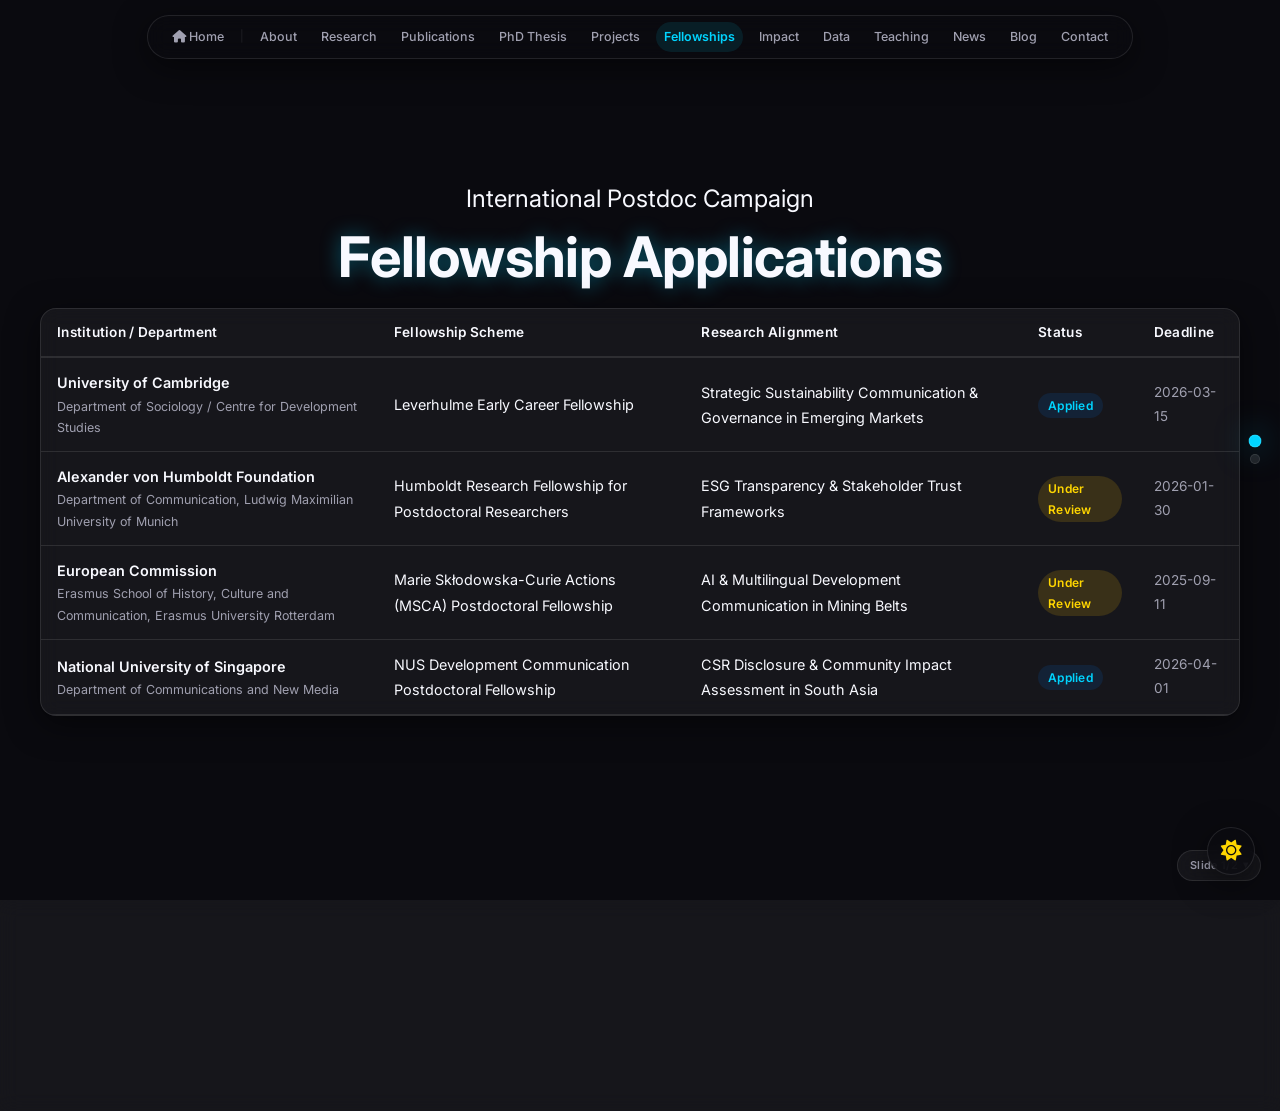
<file: src/pages/fellowships.html>
<!DOCTYPE html>
<html lang="en" data-theme="dark">
<head>
    <meta charset="UTF-8">
    <meta name="viewport" content="width=device-width, initial-scale=1.0">
    <title>Postdoctoral Fellowships & Applications | Sayed Amir Mustafa Hashmi</title>
    <meta name="description" content="Tracker for postdoctoral fellowship applications (Leverhulme, Humboldt, MSCA, NUS), target research groups, and application checklist.">
    
    <link href="https://fonts.googleapis.com/css2?family=Inter:wght@300;400;500;600;700;800&display=swap" rel="stylesheet">
    <link rel="stylesheet" href="https://cdnjs.cloudflare.com/ajax/libs/font-awesome/6.0.0-beta3/css/all.min.css">
    
    <link rel="stylesheet" href="../css/style.css">
    <link rel="stylesheet" href="../css/dark-mode.css">
    <link rel="stylesheet" href="../css/responsive.css">
</head>
<body>

    <nav class="chap-nav">
        <a href="../../index.html" data-fullname="Homepage"><i class="fas fa-home"></i> Home</a>
        <span class="chap-nav-sep">|</span>
        <a href="about.html" data-fullname="About Biography">About</a>
        <a href="research-areas.html" data-fullname="Research Clusters">Research</a>
        <a href="publications.html" data-fullname="Publications Hub">Publications</a>
        <a href="phd-research.html" data-fullname="Ph.D. Dissertation">PhD Thesis</a>
        <a href="projects.html" data-fullname="Research Projects">Projects</a>
        <a href="fellowships.html" class="active" data-fullname="Postdoc Fellowships">Fellowships</a>
        <a href="impact.html" data-fullname="Research Impact">Impact</a>
        <a href="data-resources.html" data-fullname="Data & Open Resources">Data</a>
        <a href="teaching.html" data-fullname="Teaching & Mentoring">Teaching</a>
        <a href="news.html" data-fullname="News & Updates">News</a>
        <a href="blog.html" data-fullname="Blog & Insights">Blog</a>
        <a href="contact.html" data-fullname="Contact & Collaboration">Contact</a>
    </nav>

    <div class="slide-container">
        
        <!-- Slide 1: Fellowship Tracker Table -->
        <section class="slide" id="slide-1">
            <div class="slide-content">
                <h2 class="slide-subtitle">International Postdoc Campaign</h2>
                <h1 class="slide-title">Fellowship Applications</h1>

                <div class="glass-card max-w-1200 mx-auto mt-2 p-0" style="overflow: hidden;">
                    <div class="table-wrapper">
                        <table class="data-table">
                            <thead>
                                <tr>
                                    <th>Institution / Department</th>
                                    <th>Fellowship Scheme</th>
                                    <th>Research Alignment</th>
                                    <th>Status</th>
                                    <th>Deadline</th>
                                </tr>
                            </thead>
                            <tbody id="fellowship-table-body">
                                <!-- Populated by fellowship-tracker.js -->
                                <tr>
                                    <td colspan="5" class="text-center text-muted p-3"><i class="fas fa-spinner fa-spin"></i> Loading application data...</td>
                                </tr>
                            </tbody>
                        </table>
                    </div>
                </div>
            </div>
        </section>

        <!-- Slide 2: Target Universities & Checklist -->
        <section class="slide" id="slide-2">
            <div class="slide-content">
                <h2 class="slide-subtitle">Strategy & Preparation</h2>
                <h1 class="slide-title">Target Research Groups</h1>
                <div class="grid-2 mt-3">
                    <div class="glass-card hover-magnify glow-blue">
                        <h3 class="neon-text-cg mb-1"><i class="fas fa-university"></i> Priority Institutional Targets</h3>
                        <ul class="text-muted" style="line-height: 1.8;">
                            <li><strong>Cambridge University:</strong> Centre for Development Studies</li>
                            <li><strong>LMU Munich:</strong> Department of Communication & Media</li>
                            <li><strong>Erasmus Rotterdam:</strong> Media & Communication Dept</li>
                            <li><strong>NUS Singapore:</strong> Communications and New Media</li>
                        </ul>
                    </div>

                    <div class="glass-card hover-magnify glow-green">
                        <h3 style="color: var(--success-color);" class="mb-1"><i class="fas fa-tasks"></i> Dossier Checklist</h3>
                        <ul class="text-muted" style="line-height: 1.8; list-style: none;">
                            <li><i class="fas fa-check-square text-accent"></i> Academic CV & Publication Record</li>
                            <li><i class="fas fa-check-square text-accent"></i> 3,000-Word Postdoctoral Research Proposal</li>
                            <li><i class="fas fa-check-square text-accent"></i> Sample Articles & BibTeX Dossier</li>
                            <li><i class="fas fa-check-square text-accent"></i> Host Supervisor Endorsements</li>
                        </ul>
                    </div>
                </div>
            </div>
        </section>

    </div>

    <!-- ── Site Footer ─── -->
    <footer class="site-footer">
        <div class="footer-content">
            <div class="footer-social">
                <a href="https://www.linkedin.com/in/amirhashmilive/" target="_blank" rel="noopener" aria-label="LinkedIn"><i class="fab fa-linkedin-in"></i></a>
                <a href="https://scholar.google.com" target="_blank" rel="noopener" aria-label="Google Scholar"><i class="fas fa-graduation-cap"></i></a>
                <a href="https://orcid.org" target="_blank" rel="noopener" aria-label="ORCID"><i class="fab fa-orcid"></i></a>
                <a href="https://researchgate.net" target="_blank" rel="noopener" aria-label="ResearchGate"><i class="fab fa-researchgate"></i></a>
                <a href="mailto:hashmiamir@live.com" aria-label="Email"><i class="fas fa-envelope"></i></a>
            </div>
            <div class="footer-contact">
                <a href="mailto:hashmiamir@live.com"><i class="fas fa-envelope"></i> hashmiamir@live.com</a>
                <a href="tel:+919826121177"><i class="fas fa-phone"></i> +91 9826121177</a>
                <a href="https://www.linkedin.com/in/amirhashmilive/" target="_blank" rel="noopener"><i class="fab fa-linkedin"></i> LinkedIn</a>
            </div>
            <div class="footer-divider"></div>
            <p class="footer-copy">&copy; 2026 Sayed Amir Mustafa Hashmi. All rights reserved. Built for academic excellence.</p>
        </div>
    </footer>

    <!-- Core Scripts -->
    <script src="../js/theme.js"></script>
    <script src="../js/slider.js"></script>
    <script src="../js/main.js"></script>
    <script src="../js/charts.js"></script>
    <script src="../js/slide-number.js"></script>
    <script src="../js/popup.js"></script>
    <script src="../js/nav.js"></script>

    <!-- Portfolio Specific Scripts -->
    <script src="../js/fellowship-tracker.js"></script>
</body>
</html>
</file>
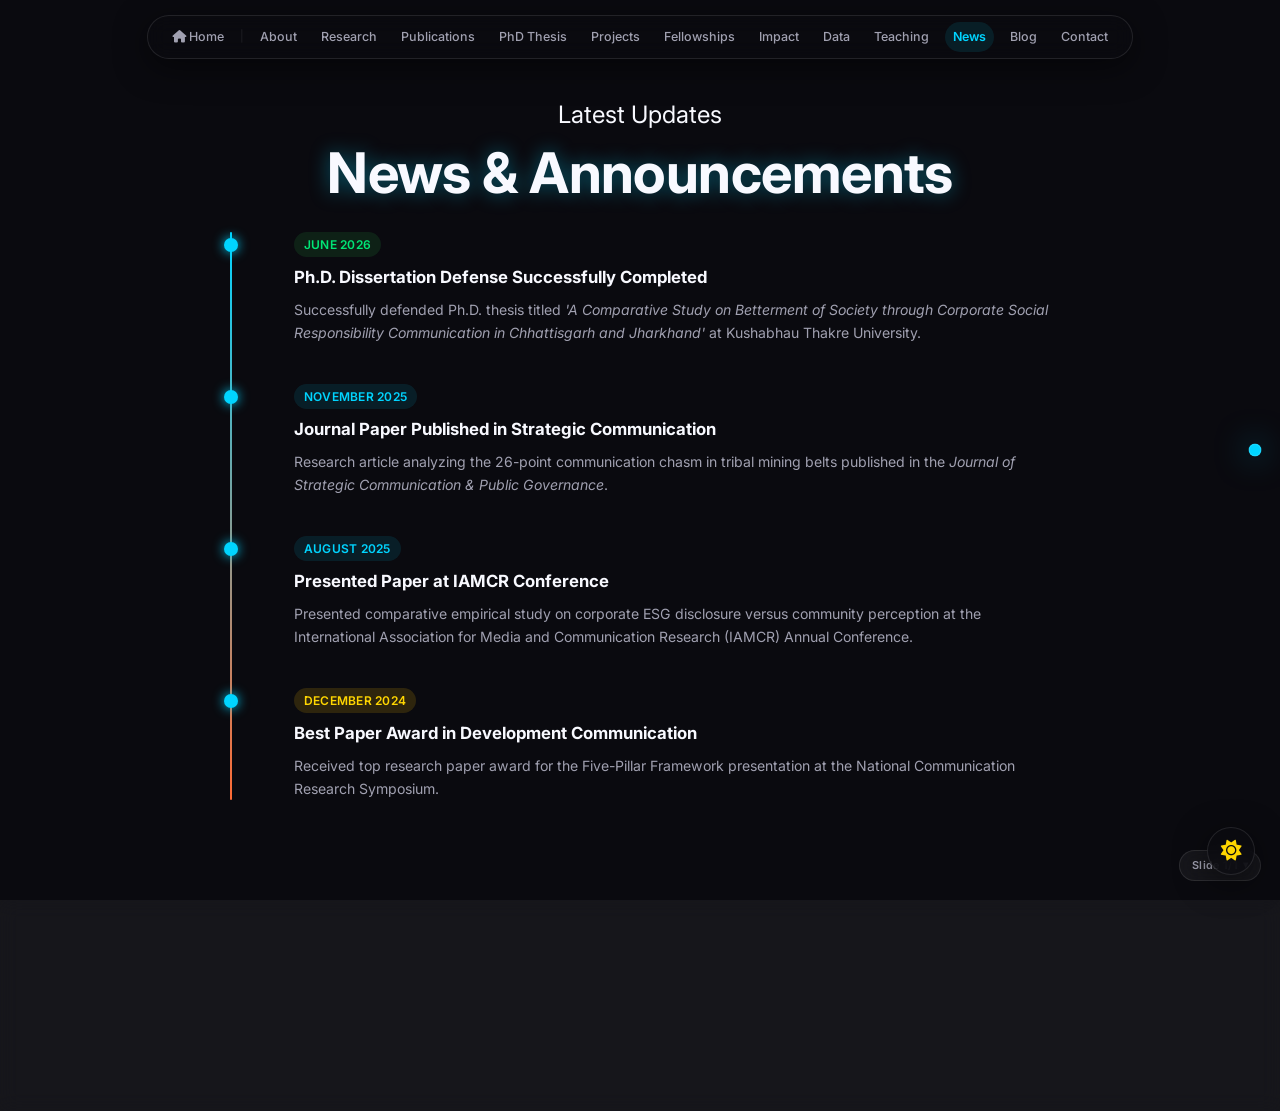
<file: src/pages/news.html>
<!DOCTYPE html>
<html lang="en" data-theme="dark">
<head>
    <meta charset="UTF-8">
    <meta name="viewport" content="width=device-width, initial-scale=1.0">
    <title>News & Announcements | Sayed Amir Mustafa Hashmi</title>
    <meta name="description" content="Recent academic news, conference presentations, paper acceptances, and defense updates from Sayed Amir Mustafa Hashmi.">
    
    <link href="https://fonts.googleapis.com/css2?family=Inter:wght@300;400;500;600;700;800&display=swap" rel="stylesheet">
    <link rel="stylesheet" href="https://cdnjs.cloudflare.com/ajax/libs/font-awesome/6.0.0-beta3/css/all.min.css">
    
    <link rel="stylesheet" href="../css/style.css">
    <link rel="stylesheet" href="../css/dark-mode.css">
    <link rel="stylesheet" href="../css/responsive.css">
</head>
<body>

    <nav class="chap-nav">
        <a href="../../index.html" data-fullname="Homepage"><i class="fas fa-home"></i> Home</a>
        <span class="chap-nav-sep">|</span>
        <a href="about.html" data-fullname="About Biography">About</a>
        <a href="research-areas.html" data-fullname="Research Clusters">Research</a>
        <a href="publications.html" data-fullname="Publications Hub">Publications</a>
        <a href="phd-research.html" data-fullname="Ph.D. Dissertation">PhD Thesis</a>
        <a href="projects.html" data-fullname="Research Projects">Projects</a>
        <a href="fellowships.html" data-fullname="Postdoc Fellowships">Fellowships</a>
        <a href="impact.html" data-fullname="Research Impact">Impact</a>
        <a href="data-resources.html" data-fullname="Data & Open Resources">Data</a>
        <a href="teaching.html" data-fullname="Teaching & Mentoring">Teaching</a>
        <a href="news.html" class="active" data-fullname="News & Updates">News</a>
        <a href="blog.html" data-fullname="Blog & Insights">Blog</a>
        <a href="contact.html" data-fullname="Contact & Collaboration">Contact</a>
    </nav>

    <div class="slide-container">
        
        <!-- Slide 1: News Feed -->
        <section class="slide" id="slide-1">
            <div class="slide-content">
                <h2 class="slide-subtitle">Latest Updates</h2>
                <h1 class="slide-title">News & Announcements</h1>

                <div class="timeline mx-auto mt-3" id="news-timeline">
                    <div class="timeline-item">
                        <div class="timeline-date"><span class="badge badge-supported">June 2026</span></div>
                        <div class="timeline-title">Ph.D. Dissertation Defense Successfully Completed</div>
                        <div class="timeline-desc">Successfully defended Ph.D. thesis titled <em>'A Comparative Study on Betterment of Society through Corporate Social Responsibility Communication in Chhattisgarh and Jharkhand'</em> at Kushabhau Thakre University.</div>
                    </div>

                    <div class="timeline-item">
                        <div class="timeline-date"><span class="badge badge-category">November 2025</span></div>
                        <div class="timeline-title">Journal Paper Published in Strategic Communication</div>
                        <div class="timeline-desc">Research article analyzing the 26-point communication chasm in tribal mining belts published in the <em>Journal of Strategic Communication & Public Governance</em>.</div>
                    </div>

                    <div class="timeline-item">
                        <div class="timeline-date"><span class="badge badge-category">August 2025</span></div>
                        <div class="timeline-title">Presented Paper at IAMCR Conference</div>
                        <div class="timeline-desc">Presented comparative empirical study on corporate ESG disclosure versus community perception at the International Association for Media and Communication Research (IAMCR) Annual Conference.</div>
                    </div>

                    <div class="timeline-item">
                        <div class="timeline-date"><span class="badge badge-partial">December 2024</span></div>
                        <div class="timeline-title">Best Paper Award in Development Communication</div>
                        <div class="timeline-desc">Received top research paper award for the Five-Pillar Framework presentation at the National Communication Research Symposium.</div>
                    </div>
                </div>
            </div>
        </section>

    </div>

    <!-- ── Site Footer ─── -->
    <footer class="site-footer">
        <div class="footer-content">
            <div class="footer-social">
                <a href="https://www.linkedin.com/in/amirhashmilive/" target="_blank" rel="noopener" aria-label="LinkedIn"><i class="fab fa-linkedin-in"></i></a>
                <a href="https://scholar.google.com" target="_blank" rel="noopener" aria-label="Google Scholar"><i class="fas fa-graduation-cap"></i></a>
                <a href="https://orcid.org" target="_blank" rel="noopener" aria-label="ORCID"><i class="fab fa-orcid"></i></a>
                <a href="https://researchgate.net" target="_blank" rel="noopener" aria-label="ResearchGate"><i class="fab fa-researchgate"></i></a>
                <a href="mailto:hashmiamir@live.com" aria-label="Email"><i class="fas fa-envelope"></i></a>
            </div>
            <div class="footer-contact">
                <a href="mailto:hashmiamir@live.com"><i class="fas fa-envelope"></i> hashmiamir@live.com</a>
                <a href="tel:+919826121177"><i class="fas fa-phone"></i> +91 9826121177</a>
                <a href="https://www.linkedin.com/in/amirhashmilive/" target="_blank" rel="noopener"><i class="fab fa-linkedin"></i> LinkedIn</a>
            </div>
            <div class="footer-divider"></div>
            <p class="footer-copy">&copy; 2026 Sayed Amir Mustafa Hashmi. All rights reserved. Built for academic excellence.</p>
        </div>
    </footer>

    <!-- Core Scripts -->
    <script src="../js/theme.js"></script>
    <script src="../js/slider.js"></script>
    <script src="../js/main.js"></script>
    <script src="../js/charts.js"></script>
    <script src="../js/slide-number.js"></script>
    <script src="../js/popup.js"></script>
    <script src="../js/nav.js"></script>
</body>
</html>
</file>
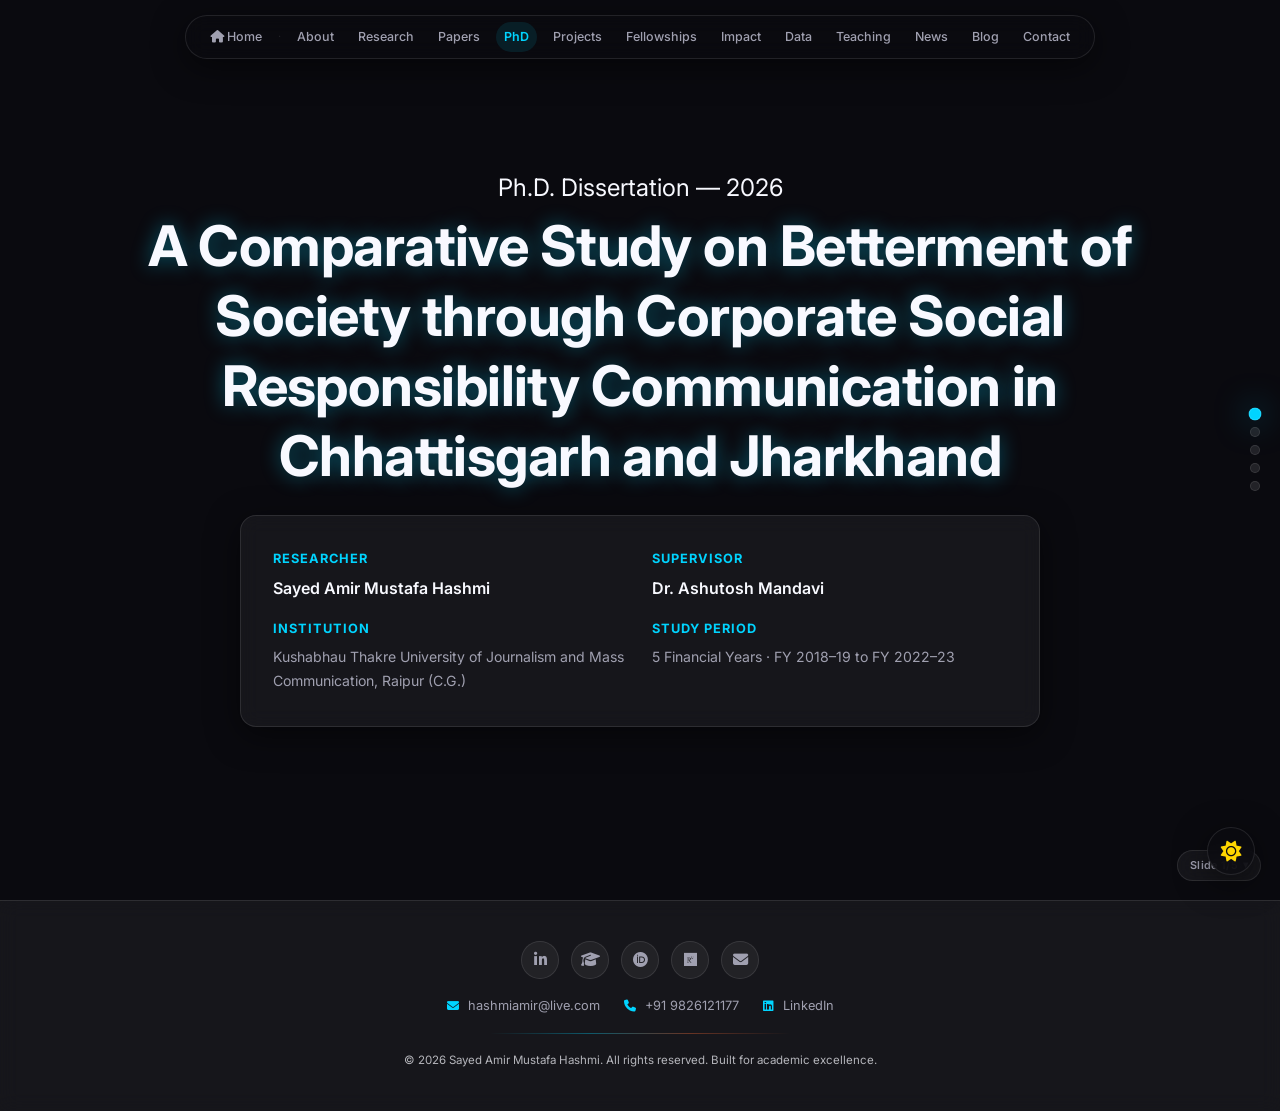
<file: src/pages/phd-research.html>
<!DOCTYPE html>
<html lang="en" data-theme="dark">
<head>
    <meta charset="UTF-8">
    <meta name="viewport" content="width=device-width, initial-scale=1.0">
    <title>Ph.D. Research — Five-Pillar Framework | Sayed Amir Mustafa Hashmi</title>
    <meta name="description" content="Ph.D. dissertation: A Comparative Study on CSR Communication in Chhattisgarh and Jharkhand. Five-Pillar Framework, 26% language gap, mixed-methods empirical findings.">

    <link rel="preconnect" href="https://fonts.googleapis.com">
    <link href="https://fonts.googleapis.com/css2?family=Inter:wght@300;400;500;600;700;800;900&display=swap" rel="stylesheet">
    <link rel="stylesheet" href="https://cdnjs.cloudflare.com/ajax/libs/font-awesome/6.4.0/css/all.min.css">
    <link rel="stylesheet" href="../css/style.css">
    <link rel="stylesheet" href="../css/dark-mode.css">
    <link rel="stylesheet" href="../css/responsive.css">
</head>
<body>

    <nav class="chap-nav" id="main-nav">
        <a href="../../index.html" data-fullname="Homepage"><i class="fas fa-home"></i> Home</a>
        <span class="chap-nav-sep">·</span>
        <a href="about.html" data-fullname="About & Biography">About</a>
        <a href="research-areas.html" data-fullname="Research Clusters">Research</a>
        <a href="publications.html" data-fullname="Publications Hub">Papers</a>
        <a href="phd-research.html" class="active" data-fullname="Ph.D. Dissertation">PhD</a>
        <a href="projects.html" data-fullname="Research Projects">Projects</a>
        <a href="fellowships.html" data-fullname="Postdoc Applications">Fellowships</a>
        <a href="impact.html" data-fullname="Research Impact">Impact</a>
        <a href="data-resources.html" data-fullname="Open Data">Data</a>
        <a href="teaching.html" data-fullname="Teaching">Teaching</a>
        <a href="news.html" data-fullname="News">News</a>
        <a href="blog.html" data-fullname="Blog">Blog</a>
        <a href="contact.html" data-fullname="Contact">Contact</a>
    </nav>

    <div class="slide-container">

        <!-- SLIDE 1: Thesis Title -->
        <section class="slide" id="slide-1">
            <div class="slide-content text-center">
                <p class="slide-subtitle slide-anim">Ph.D. Dissertation — 2026</p>
                <h1 class="slide-title slide-anim" style="max-width: 1000px; margin: 0 auto 1.5rem;">
                    A Comparative Study on Betterment of Society through Corporate Social Responsibility Communication in Chhattisgarh and Jharkhand
                </h1>

                <div class="glass-card max-w-800 mx-auto slide-anim" style="text-align: left;">
                    <div class="grid-2" style="gap: 1.5rem;">
                        <div>
                            <p style="font-size: 0.8rem; font-weight: 700; letter-spacing: 0.08em; text-transform: uppercase; color: var(--accent-cg); margin-bottom: 0.25rem;">Researcher</p>
                            <p style="font-weight: 600; margin-bottom: 1rem; color: var(--text-main);">Sayed Amir Mustafa Hashmi</p>
                            <p style="font-size: 0.8rem; font-weight: 700; letter-spacing: 0.08em; text-transform: uppercase; color: var(--accent-cg); margin-bottom: 0.25rem;">Institution</p>
                            <p style="font-size: 0.88rem; color: var(--text-muted); margin-bottom: 0;">Kushabhau Thakre University of Journalism and Mass Communication, Raipur (C.G.)</p>
                        </div>
                        <div>
                            <p style="font-size: 0.8rem; font-weight: 700; letter-spacing: 0.08em; text-transform: uppercase; color: var(--accent-cg); margin-bottom: 0.25rem;">Supervisor</p>
                            <p style="font-weight: 600; margin-bottom: 1rem; color: var(--text-main);">Dr. Ashutosh Mandavi</p>
                            <p style="font-size: 0.8rem; font-weight: 700; letter-spacing: 0.08em; text-transform: uppercase; color: var(--accent-cg); margin-bottom: 0.25rem;">Study Period</p>
                            <p style="font-size: 0.88rem; color: var(--text-muted); margin-bottom: 0;">5 Financial Years · FY 2018–19 to FY 2022–23</p>
                        </div>
                    </div>
                </div>
            </div>
        </section>

        <!-- SLIDE 2: Abstract -->
        <section class="slide" id="slide-2">
            <div class="slide-content">
                <p class="slide-subtitle slide-anim">Executive Summary</p>
                <h2 class="slide-title slide-anim">Abstract</h2>
                <div class="glass-card max-w-800 mx-auto glow-blue slide-anim" style="font-size: 0.95rem; line-height: 1.9;">
                    <p>This doctoral dissertation investigates how <strong style="color: var(--accent-cg);">CSR communication</strong> functions as a strategic driver for societal betterment in central India's primary industrial states — Chhattisgarh and Jharkhand.</p>
                    <p>Using a <strong style="color: var(--text-main);">mixed-methods design</strong> of 400 beneficiary surveys and 40 stakeholder interviews across 10 districts over 5 years (2018–2023), the study analyzes communication channels, linguistic accessibility, corporate transparency, and community perception across education, healthcare, environment, and livelihood sectors.</p>
                    <p style="margin-bottom: 0;">Findings reveal a striking <strong style="color: var(--accent-jh);">26-point language chasm</strong> between states, verbal channels outperforming print by <strong style="color: var(--accent-jh);">3.4×</strong>, and the original <strong style="color: var(--accent-cg);">Five-Pillar Framework</strong> as a normative governance model for future CSR communication reform.</p>
                </div>
            </div>
        </section>

        <!-- SLIDE 3: Methodology -->
        <section class="slide" id="slide-3">
            <div class="slide-content">
                <p class="slide-subtitle slide-anim">Methodological Rigor</p>
                <h2 class="slide-title slide-anim">Research Design</h2>
                <div class="grid-4 mt-3">
                    <div class="glass-card glow-cyan slide-anim text-center">
                        <div style="font-size: 2.5rem; font-weight: 900; color: var(--accent-cg); line-height: 1; margin-bottom: 0.5rem;">400</div>
                        <h3 style="font-size: 0.9rem; margin-bottom: 0.5rem; color: var(--text-main);">Beneficiary Surveys</h3>
                        <p class="text-muted" style="font-size: 0.8rem;">200 in CG + 200 in JH across 10 districts</p>
                    </div>
                    <div class="glass-card glow-blue slide-anim text-center">
                        <div style="font-size: 2.5rem; font-weight: 900; color: var(--accent-cg); line-height: 1; margin-bottom: 0.5rem;">40</div>
                        <h3 style="font-size: 0.9rem; margin-bottom: 0.5rem; color: var(--text-main);">Stakeholder Interviews</h3>
                        <p class="text-muted" style="font-size: 0.8rem;">CSR heads, govt officers, NGO leaders, village chiefs</p>
                    </div>
                    <div class="glass-card glow-orange slide-anim text-center">
                        <div style="font-size: 2.5rem; font-weight: 900; color: var(--accent-jh); line-height: 1; margin-bottom: 0.5rem;">10</div>
                        <h3 style="font-size: 0.9rem; margin-bottom: 0.5rem; color: var(--text-main);">Districts Covered</h3>
                        <p class="text-muted" style="font-size: 0.8rem;">5 in Chhattisgarh · 5 in Jharkhand</p>
                    </div>
                    <div class="glass-card glow-purple slide-anim text-center">
                        <div style="font-size: 2.5rem; font-weight: 900; color: #9d4edd; line-height: 1; margin-bottom: 0.5rem;">5</div>
                        <h3 style="font-size: 0.9rem; margin-bottom: 0.5rem; color: var(--text-main);">Financial Years</h3>
                        <p class="text-muted" style="font-size: 0.8rem;">Longitudinal · 2018–19 to 2022–23</p>
                    </div>
                </div>
            </div>
        </section>

        <!-- SLIDE 4: Key Findings -->
        <section class="slide" id="slide-4">
            <div class="slide-content">
                <p class="slide-subtitle slide-anim">Empirical Results</p>
                <h2 class="slide-title slide-anim">Key Findings</h2>
                <div class="grid-2 mt-2">
                    <div class="glass-card glow-blue slide-anim">
                        <h3 class="neon-text-cg mb-2"><i class="fas fa-language"></i> The 26-Point Language Chasm</h3>
                        <p class="text-muted" style="font-size: 0.9rem; line-height: 1.75;">
                            <strong style="color: var(--text-main);">Chhattisgarh: 80%</strong> local dialect use (Chhattisgarhi/Halbi) vs <strong style="color: var(--accent-jh);">Jharkhand: 54%</strong> (Santhali/Mundari). This 26-point gap directly explains the disparity in CES scores — 2.67 vs 2.14 out of 4.0.
                        </p>
                    </div>
                    <div class="glass-card glow-orange slide-anim">
                        <h3 class="neon-text-jh mb-2"><i class="fas fa-volume-up"></i> Channel Efficacy Hierarchy</h3>
                        <p class="text-muted" style="font-size: 0.9rem; line-height: 1.75;">
                            Verbal channels (Gramsabhas, facilitators, workshops) achieved <strong style="color: var(--text-main);">78% retention</strong> vs only <strong style="color: var(--accent-jh);">23%</strong> for printed pamphlets and billboards in tribal areas.
                        </p>
                    </div>
                    <div class="glass-card glow-green slide-anim">
                        <h3 style="color: var(--success-color);" class="mb-2"><i class="fas fa-chart-pie"></i> Sectoral Communication Gaps</h3>
                        <p class="text-muted" style="font-size: 0.9rem; line-height: 1.75;">
                            Education (38%) and Healthcare (32%) received highest communication investment. Environment (18%) and Livelihood (12%) suffer from acute information deficits.
                        </p>
                    </div>
                    <div class="glass-card glow-cyan slide-anim">
                        <h3 class="neon-text-cg mb-2"><i class="fas fa-trophy"></i> State Performance Index</h3>
                        <p class="text-muted" style="font-size: 0.9rem; line-height: 1.75;">
                            Chhattisgarh outperformed Jharkhand on <strong style="color: var(--text-main);">8 of 9</strong> CSR communication efficacy indicators, attributed to institutionalized Gramsabha consultation mechanisms.
                        </p>
                    </div>
                </div>
            </div>
        </section>

        <!-- SLIDE 5: Five-Pillar Framework -->
        <section class="slide" id="slide-5">
            <div class="slide-content">
                <p class="slide-subtitle slide-anim">Original Normative Model</p>
                <h2 class="slide-title slide-anim">Five-Pillar Framework</h2>
                <p class="text-muted text-center slide-anim" style="max-width: 700px; margin: 0 auto 2rem;">A governance evaluation model categorizing CSR communication quality across five measurable dimensions.</p>
                <div class="grid-5 slide-anim">
                    <div class="glass-card text-center glow-blue" style="padding: 1.5rem 1rem;">
                        <div style="font-size: 2rem; margin-bottom: 0.5rem;">🎯</div>
                        <div style="font-size: 0.6rem; font-weight: 700; text-transform: uppercase; letter-spacing: 0.1em; color: var(--text-muted); margin-bottom: 0.3rem;">I</div>
                        <h3 class="neon-text-cg" style="font-size: 0.95rem; margin-bottom: 0.5rem;">Strategy</h3>
                        <p class="text-muted" style="font-size: 0.75rem;">Aligning corporate CSR goals with local community needs</p>
                    </div>
                    <div class="glass-card text-center glow-cyan" style="padding: 1.5rem 1rem;">
                        <div style="font-size: 2rem; margin-bottom: 0.5rem;">🤝</div>
                        <div style="font-size: 0.6rem; font-weight: 700; text-transform: uppercase; letter-spacing: 0.1em; color: var(--text-muted); margin-bottom: 0.3rem;">II</div>
                        <h3 class="neon-text-cg" style="font-size: 0.95rem; margin-bottom: 0.5rem;">Participation</h3>
                        <p class="text-muted" style="font-size: 0.75rem;">Mandatory co-creation via Gramsabha dialogues</p>
                    </div>
                    <div class="glass-card text-center glow-green" style="padding: 1.5rem 1rem;">
                        <div style="font-size: 2rem; margin-bottom: 0.5rem;">🔍</div>
                        <div style="font-size: 0.6rem; font-weight: 700; text-transform: uppercase; letter-spacing: 0.1em; color: var(--text-muted); margin-bottom: 0.3rem;">III</div>
                        <h3 style="color: var(--success-color); font-size: 0.95rem; margin-bottom: 0.5rem;">Transparency</h3>
                        <p class="text-muted" style="font-size: 0.75rem;">Vernacular disclosure of budgets & timelines</p>
                    </div>
                    <div class="glass-card text-center glow-orange" style="padding: 1.5rem 1rem;">
                        <div style="font-size: 2rem; margin-bottom: 0.5rem;">💬</div>
                        <div style="font-size: 0.6rem; font-weight: 700; text-transform: uppercase; letter-spacing: 0.1em; color: var(--text-muted); margin-bottom: 0.3rem;">IV</div>
                        <h3 class="neon-text-jh" style="font-size: 0.95rem; margin-bottom: 0.5rem;">Feedback</h3>
                        <p class="text-muted" style="font-size: 0.75rem;">Institutionalized community grievance channels</p>
                    </div>
                    <div class="glass-card text-center glow-purple" style="padding: 1.5rem 1rem;">
                        <div style="font-size: 2rem; margin-bottom: 0.5rem;">📊</div>
                        <div style="font-size: 0.6rem; font-weight: 700; text-transform: uppercase; letter-spacing: 0.1em; color: var(--text-muted); margin-bottom: 0.3rem;">V</div>
                        <h3 style="color: #9d4edd; font-size: 0.95rem; margin-bottom: 0.5rem;">Impact</h3>
                        <p class="text-muted" style="font-size: 0.75rem;">Independent socio-economic audit & metrics</p>
                    </div>
                </div>
            </div>
        </section>

    </div>

    <!-- ── Site Footer ─── -->
    <footer class="site-footer">
        <div class="footer-content">
            <div class="footer-social">
                <a href="https://www.linkedin.com/in/amirhashmilive/" target="_blank" rel="noopener" aria-label="LinkedIn"><i class="fab fa-linkedin-in"></i></a>
                <a href="https://scholar.google.com" target="_blank" rel="noopener" aria-label="Google Scholar"><i class="fas fa-graduation-cap"></i></a>
                <a href="https://orcid.org" target="_blank" rel="noopener" aria-label="ORCID"><i class="fab fa-orcid"></i></a>
                <a href="https://researchgate.net" target="_blank" rel="noopener" aria-label="ResearchGate"><i class="fab fa-researchgate"></i></a>
                <a href="mailto:hashmiamir@live.com" aria-label="Email"><i class="fas fa-envelope"></i></a>
            </div>
            <div class="footer-contact">
                <a href="mailto:hashmiamir@live.com"><i class="fas fa-envelope"></i> hashmiamir@live.com</a>
                <a href="tel:+919826121177"><i class="fas fa-phone"></i> +91 9826121177</a>
                <a href="https://www.linkedin.com/in/amirhashmilive/" target="_blank" rel="noopener"><i class="fab fa-linkedin"></i> LinkedIn</a>
            </div>
            <div class="footer-divider"></div>
            <p class="footer-copy">&copy; 2026 Sayed Amir Mustafa Hashmi. All rights reserved. Built for academic excellence.</p>
        </div>
    </footer>

    <script src="../js/theme.js"></script>
    <script src="../js/main.js"></script>
    <script src="../js/slide-number.js"></script>
    <script src="../js/popup.js"></script>
    <script src="../js/nav.js"></script>
</body>
</html>
</file>
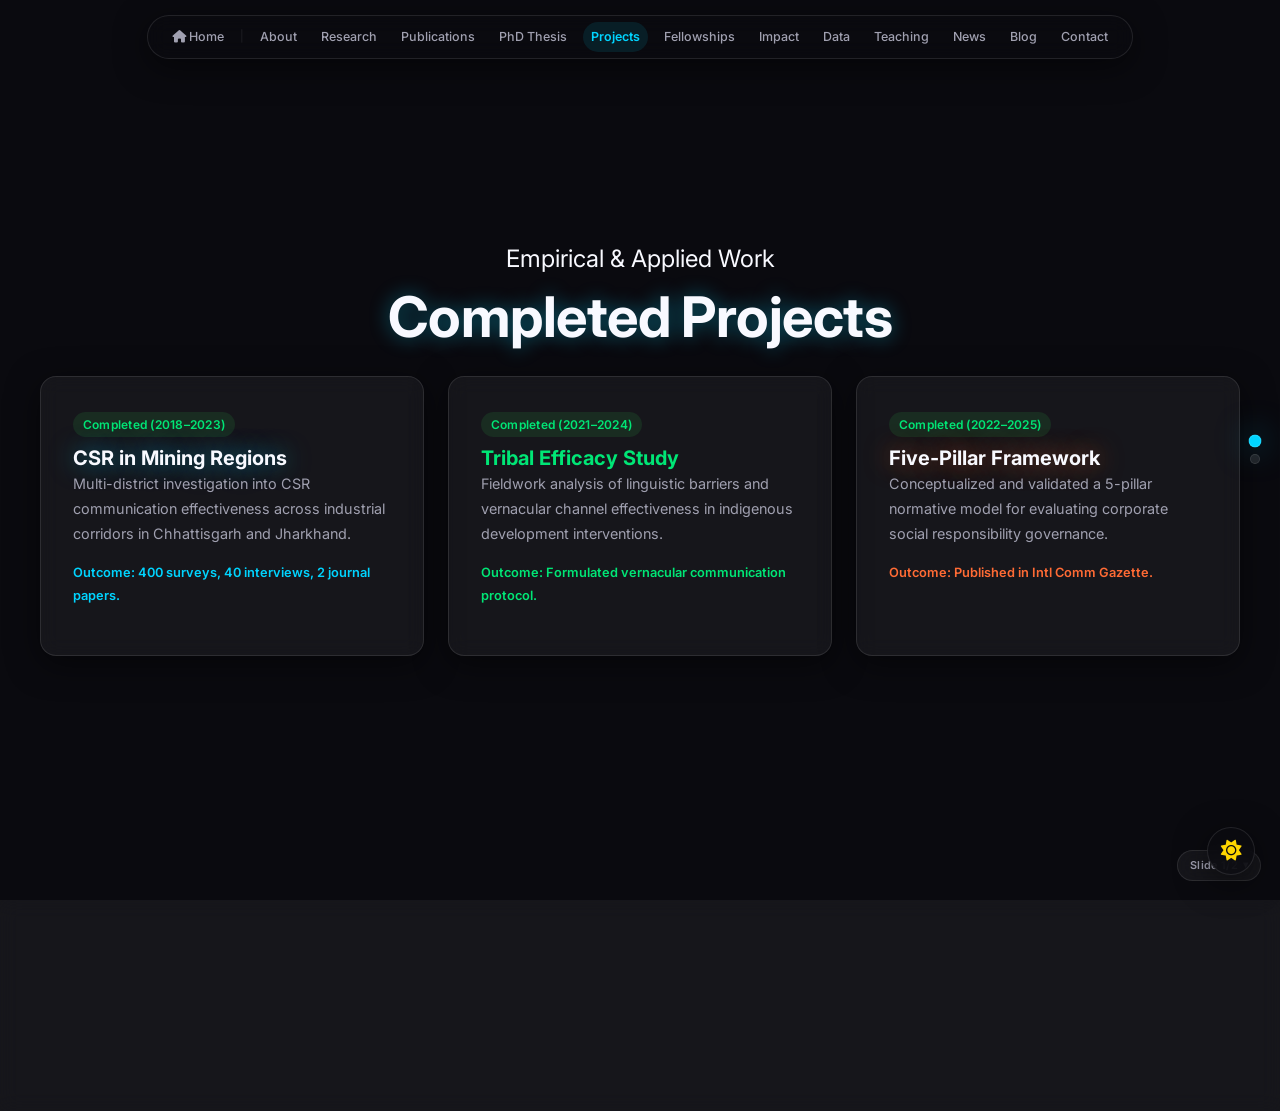
<file: src/pages/projects.html>
<!DOCTYPE html>
<html lang="en" data-theme="dark">
<head>
    <meta charset="UTF-8">
    <meta name="viewport" content="width=device-width, initial-scale=1.0">
    <title>Research Projects | Sayed Amir Mustafa Hashmi</title>
    <meta name="description" content="Completed, ongoing, and planned research projects in CSR communication, ESG disclosure frameworks, and AI for sustainability communication.">
    
    <link href="https://fonts.googleapis.com/css2?family=Inter:wght@300;400;500;600;700;800&display=swap" rel="stylesheet">
    <link rel="stylesheet" href="https://cdnjs.cloudflare.com/ajax/libs/font-awesome/6.0.0-beta3/css/all.min.css">
    
    <link rel="stylesheet" href="../css/style.css">
    <link rel="stylesheet" href="../css/dark-mode.css">
    <link rel="stylesheet" href="../css/responsive.css">
</head>
<body>

    <nav class="chap-nav">
        <a href="../../index.html" data-fullname="Homepage"><i class="fas fa-home"></i> Home</a>
        <span class="chap-nav-sep">|</span>
        <a href="about.html" data-fullname="About Biography">About</a>
        <a href="research-areas.html" data-fullname="Research Clusters">Research</a>
        <a href="publications.html" data-fullname="Publications Hub">Publications</a>
        <a href="phd-research.html" data-fullname="Ph.D. Dissertation">PhD Thesis</a>
        <a href="projects.html" class="active" data-fullname="Research Projects">Projects</a>
        <a href="fellowships.html" data-fullname="Postdoc Fellowships">Fellowships</a>
        <a href="impact.html" data-fullname="Research Impact">Impact</a>
        <a href="data-resources.html" data-fullname="Data & Open Resources">Data</a>
        <a href="teaching.html" data-fullname="Teaching & Mentoring">Teaching</a>
        <a href="news.html" data-fullname="News & Updates">News</a>
        <a href="blog.html" data-fullname="Blog & Insights">Blog</a>
        <a href="contact.html" data-fullname="Contact & Collaboration">Contact</a>
    </nav>

    <div class="slide-container">
        
        <!-- Slide 1: Completed Projects -->
        <section class="slide" id="slide-1">
            <div class="slide-content">
                <h2 class="slide-subtitle">Empirical & Applied Work</h2>
                <h1 class="slide-title">Completed Projects</h1>
                <div class="grid-3 mt-3">
                    <div class="glass-card hover-magnify glow-blue">
                        <span class="badge badge-supported mb-1">Completed (2018–2023)</span>
                        <h3 class="neon-text-cg">CSR in Mining Regions</h3>
                        <p class="text-muted" style="font-size: 0.9rem;">
                            Multi-district investigation into CSR communication effectiveness across industrial corridors in Chhattisgarh and Jharkhand.
                        </p>
                        <p style="font-size: 0.8rem; color: var(--accent-cg); font-weight: 600;">Outcome: 400 surveys, 40 interviews, 2 journal papers.</p>
                    </div>

                    <div class="glass-card hover-magnify glow-green">
                        <span class="badge badge-supported mb-1">Completed (2021–2024)</span>
                        <h3 style="color: var(--success-color);">Tribal Efficacy Study</h3>
                        <p class="text-muted" style="font-size: 0.9rem;">
                            Fieldwork analysis of linguistic barriers and vernacular channel effectiveness in indigenous development interventions.
                        </p>
                        <p style="font-size: 0.8rem; color: var(--success-color); font-weight: 600;">Outcome: Formulated vernacular communication protocol.</p>
                    </div>

                    <div class="glass-card hover-magnify glow-orange">
                        <span class="badge badge-supported mb-1">Completed (2022–2025)</span>
                        <h3 class="neon-text-jh">Five-Pillar Framework</h3>
                        <p class="text-muted" style="font-size: 0.9rem;">
                            Conceptualized and validated a 5-pillar normative model for evaluating corporate social responsibility governance.
                        </p>
                        <p style="font-size: 0.8rem; color: var(--accent-jh); font-weight: 600;">Outcome: Published in Intl Comm Gazette.</p>
                    </div>
                </div>
            </div>
        </section>

        <!-- Slide 2: Ongoing & Planned Projects -->
        <section class="slide" id="slide-2">
            <div class="slide-content">
                <h2 class="slide-subtitle">Future Research Horizon</h2>
                <h1 class="slide-title">Ongoing & Planned Projects</h1>
                <div class="grid-2 mt-3">
                    <div class="glass-card hover-magnify glow-cyan">
                        <span class="badge badge-partial mb-1">Ongoing (2025–Present)</span>
                        <h3 class="neon-text-cg"><i class="fas fa-globe-americas"></i> ESG Communication Framework</h3>
                        <p class="text-muted">
                            Comparative evaluation of international ESG reporting standards (GRI, SASB, TCFD) versus grass-roots stakeholder expectations in emerging economies.
                        </p>
                    </div>

                    <div class="glass-card hover-magnify glow-purple">
                        <span class="badge badge-category mb-1">Planned (2026–2028)</span>
                        <h3 style="color: #9b59b6;"><i class="fas fa-brain"></i> AI for Sustainability Communication</h3>
                        <p class="text-muted">
                            Proposed postdoctoral project developing LLM-driven audio-visual translation tools to render technical corporate ESG disclosures accessible in indigenous tribal dialects.
                        </p>
                    </div>
                </div>
            </div>
        </section>

    </div>

    <!-- ── Site Footer ─── -->
    <footer class="site-footer">
        <div class="footer-content">
            <div class="footer-social">
                <a href="https://www.linkedin.com/in/amirhashmilive/" target="_blank" rel="noopener" aria-label="LinkedIn"><i class="fab fa-linkedin-in"></i></a>
                <a href="https://scholar.google.com" target="_blank" rel="noopener" aria-label="Google Scholar"><i class="fas fa-graduation-cap"></i></a>
                <a href="https://orcid.org" target="_blank" rel="noopener" aria-label="ORCID"><i class="fab fa-orcid"></i></a>
                <a href="https://researchgate.net" target="_blank" rel="noopener" aria-label="ResearchGate"><i class="fab fa-researchgate"></i></a>
                <a href="mailto:hashmiamir@live.com" aria-label="Email"><i class="fas fa-envelope"></i></a>
            </div>
            <div class="footer-contact">
                <a href="mailto:hashmiamir@live.com"><i class="fas fa-envelope"></i> hashmiamir@live.com</a>
                <a href="tel:+919826121177"><i class="fas fa-phone"></i> +91 9826121177</a>
                <a href="https://www.linkedin.com/in/amirhashmilive/" target="_blank" rel="noopener"><i class="fab fa-linkedin"></i> LinkedIn</a>
            </div>
            <div class="footer-divider"></div>
            <p class="footer-copy">&copy; 2026 Sayed Amir Mustafa Hashmi. All rights reserved. Built for academic excellence.</p>
        </div>
    </footer>

    <!-- Core Scripts -->
    <script src="../js/theme.js"></script>
    <script src="../js/slider.js"></script>
    <script src="../js/main.js"></script>
    <script src="../js/charts.js"></script>
    <script src="../js/slide-number.js"></script>
    <script src="../js/popup.js"></script>
    <script src="../js/nav.js"></script>
</body>
</html>
</file>
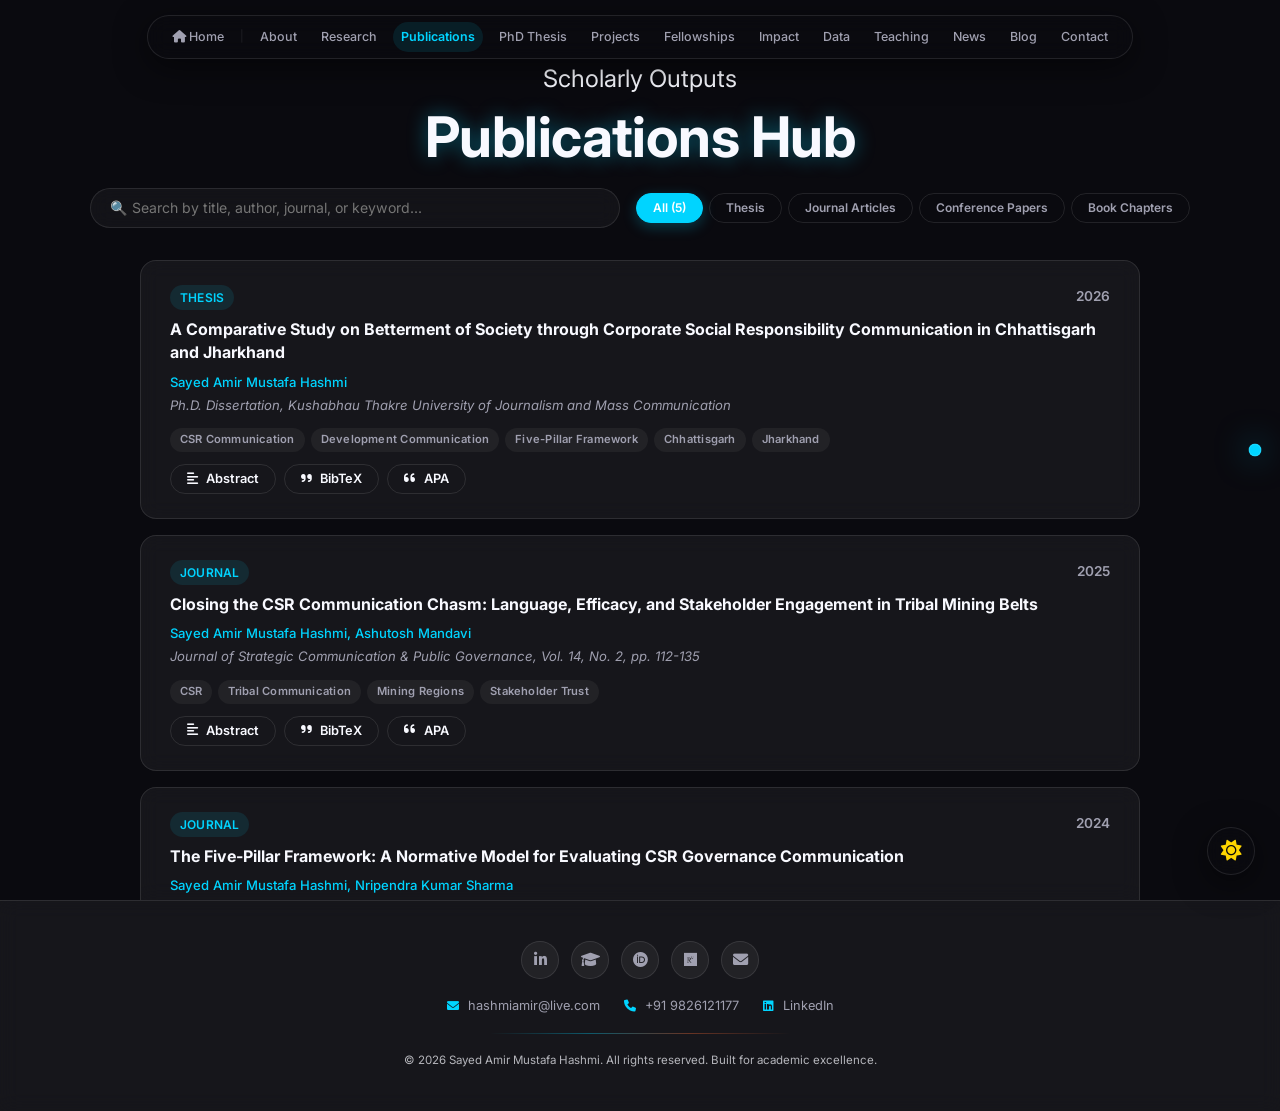
<file: src/pages/publications.html>
<!DOCTYPE html>
<html lang="en" data-theme="dark">
<head>
    <meta charset="UTF-8">
    <meta name="viewport" content="width=device-width, initial-scale=1.0">
    <title>Publications & Scholarly Work | Sayed Amir Mustafa Hashmi</title>
    <meta name="description" content="Published journal articles, conference papers, book chapters, and doctoral research by Sayed Amir Mustafa Hashmi. Filter by category, year, or keyword. Export BibTeX/APA citations.">
    
    <link href="https://fonts.googleapis.com/css2?family=Inter:wght@300;400;500;600;700;800&display=swap" rel="stylesheet">
    <link rel="stylesheet" href="https://cdnjs.cloudflare.com/ajax/libs/font-awesome/6.0.0-beta3/css/all.min.css">
    
    <link rel="stylesheet" href="../css/style.css">
    <link rel="stylesheet" href="../css/dark-mode.css">
    <link rel="stylesheet" href="../css/responsive.css">
</head>
<body>

    <nav class="chap-nav">
        <a href="../../index.html" data-fullname="Homepage"><i class="fas fa-home"></i> Home</a>
        <span class="chap-nav-sep">|</span>
        <a href="about.html" data-fullname="About Biography">About</a>
        <a href="research-areas.html" data-fullname="Research Clusters">Research</a>
        <a href="publications.html" class="active" data-fullname="Publications Hub">Publications</a>
        <a href="phd-research.html" data-fullname="Ph.D. Dissertation">PhD Thesis</a>
        <a href="projects.html" data-fullname="Research Projects">Projects</a>
        <a href="fellowships.html" data-fullname="Postdoc Fellowships">Fellowships</a>
        <a href="impact.html" data-fullname="Research Impact">Impact</a>
        <a href="data-resources.html" data-fullname="Data & Open Resources">Data</a>
        <a href="teaching.html" data-fullname="Teaching & Mentoring">Teaching</a>
        <a href="news.html" data-fullname="News & Updates">News</a>
        <a href="blog.html" data-fullname="Blog & Insights">Blog</a>
        <a href="contact.html" data-fullname="Contact & Collaboration">Contact</a>
    </nav>

    <div class="slide-container">
        
        <!-- Slide 1: Publications Hub -->
        <section class="slide" id="slide-1">
            <div class="slide-content">
                <h2 class="slide-subtitle">Scholarly Outputs</h2>
                <h1 class="slide-title">Publications Hub</h1>

                <!-- Search and Filter Bar -->
                <div class="filter-bar mx-auto mt-2">
                    <input type="text" id="pub-search-input" class="search-input" placeholder="🔍 Search by title, author, journal, or keyword...">
                    
                    <div class="filter-tabs">
                        <button class="filter-tab active" data-category="all">All (5)</button>
                        <button class="filter-tab" data-category="thesis">Thesis</button>
                        <button class="filter-tab" data-category="journal">Journal Articles</button>
                        <button class="filter-tab" data-category="conference">Conference Papers</button>
                        <button class="filter-tab" data-category="book-chapter">Book Chapters</button>
                    </div>
                </div>

                <!-- Dynamic Container -->
                <div id="publications-container" class="mt-2" style="max-width: 1000px; margin-left: auto; margin-right: auto; width: 100%;">
                    <!-- Rendered by publication-filter.js -->
                    <div class="glass-card text-center p-3">
                        <p class="text-muted"><i class="fas fa-spinner fa-spin"></i> Loading publications...</p>
                    </div>
                </div>
            </div>
        </section>

    </div>

    <!-- ── Site Footer ─── -->
    <footer class="site-footer">
        <div class="footer-content">
            <div class="footer-social">
                <a href="https://www.linkedin.com/in/amirhashmilive/" target="_blank" rel="noopener" aria-label="LinkedIn"><i class="fab fa-linkedin-in"></i></a>
                <a href="https://scholar.google.com" target="_blank" rel="noopener" aria-label="Google Scholar"><i class="fas fa-graduation-cap"></i></a>
                <a href="https://orcid.org" target="_blank" rel="noopener" aria-label="ORCID"><i class="fab fa-orcid"></i></a>
                <a href="https://researchgate.net" target="_blank" rel="noopener" aria-label="ResearchGate"><i class="fab fa-researchgate"></i></a>
                <a href="mailto:hashmiamir@live.com" aria-label="Email"><i class="fas fa-envelope"></i></a>
            </div>
            <div class="footer-contact">
                <a href="mailto:hashmiamir@live.com"><i class="fas fa-envelope"></i> hashmiamir@live.com</a>
                <a href="tel:+919826121177"><i class="fas fa-phone"></i> +91 9826121177</a>
                <a href="https://www.linkedin.com/in/amirhashmilive/" target="_blank" rel="noopener"><i class="fab fa-linkedin"></i> LinkedIn</a>
            </div>
            <div class="footer-divider"></div>
            <p class="footer-copy">&copy; 2026 Sayed Amir Mustafa Hashmi. All rights reserved. Built for academic excellence.</p>
        </div>
    </footer>

    <!-- Core Scripts -->
    <script src="../js/theme.js"></script>
    <script src="../js/slider.js"></script>
    <script src="../js/main.js"></script>
    <script src="../js/charts.js"></script>
    <script src="../js/slide-number.js"></script>
    <script src="../js/popup.js"></script>
    <script src="../js/nav.js"></script>

    <!-- Portfolio Specific Scripts -->
    <script src="../js/citation-export.js"></script>
    <script src="../js/publication-filter.js"></script>
</body>
</html>
</file>
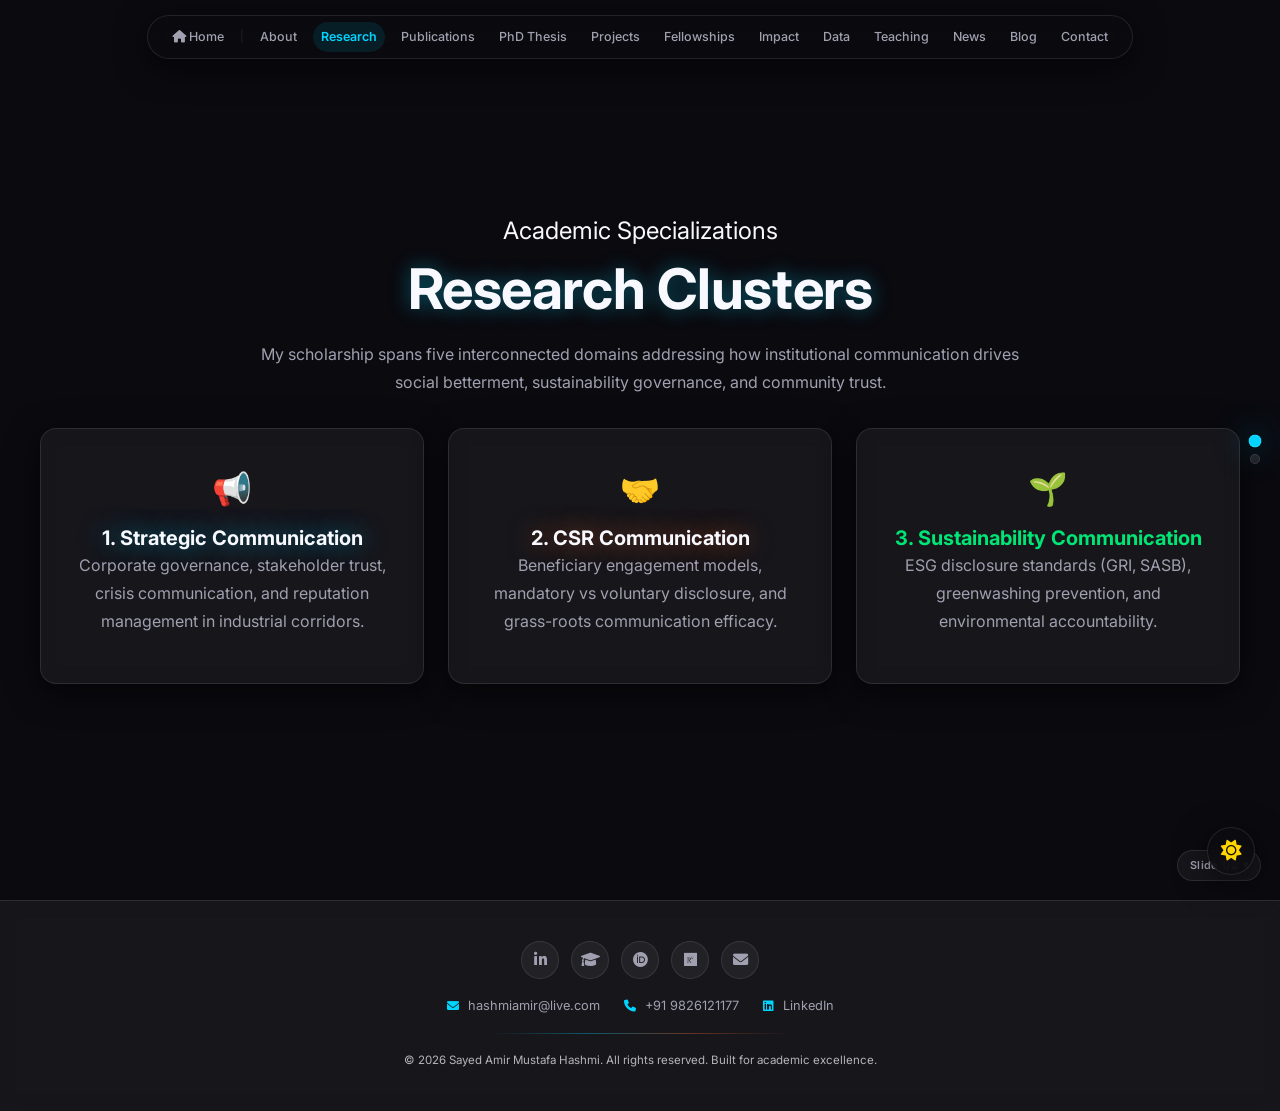
<file: src/pages/research-areas.html>
<!DOCTYPE html>
<html lang="en" data-theme="dark">
<head>
    <meta charset="UTF-8">
    <meta name="viewport" content="width=device-width, initial-scale=1.0">
    <title>Research Areas | Sayed Amir Mustafa Hashmi</title>
    <meta name="description" content="Core research clusters: Strategic Communication, Corporate Social Responsibility (CSR), Sustainability Communication, Development Communication, and AI in Communication.">
    
    <link href="https://fonts.googleapis.com/css2?family=Inter:wght@300;400;500;600;700;800&display=swap" rel="stylesheet">
    <link rel="stylesheet" href="https://cdnjs.cloudflare.com/ajax/libs/font-awesome/6.0.0-beta3/css/all.min.css">
    
    <link rel="stylesheet" href="../css/style.css">
    <link rel="stylesheet" href="../css/dark-mode.css">
    <link rel="stylesheet" href="../css/responsive.css">
</head>
<body>

    <nav class="chap-nav">
        <a href="../../index.html" data-fullname="Homepage"><i class="fas fa-home"></i> Home</a>
        <span class="chap-nav-sep">|</span>
        <a href="about.html" data-fullname="About Biography">About</a>
        <a href="research-areas.html" class="active" data-fullname="Research Clusters">Research</a>
        <a href="publications.html" data-fullname="Publications Hub">Publications</a>
        <a href="phd-research.html" data-fullname="Ph.D. Dissertation">PhD Thesis</a>
        <a href="projects.html" data-fullname="Research Projects">Projects</a>
        <a href="fellowships.html" data-fullname="Postdoc Fellowships">Fellowships</a>
        <a href="impact.html" data-fullname="Research Impact">Impact</a>
        <a href="data-resources.html" data-fullname="Data & Open Resources">Data</a>
        <a href="teaching.html" data-fullname="Teaching & Mentoring">Teaching</a>
        <a href="news.html" data-fullname="News & Updates">News</a>
        <a href="blog.html" data-fullname="Blog & Insights">Blog</a>
        <a href="contact.html" data-fullname="Contact & Collaboration">Contact</a>
    </nav>

    <div class="slide-container">
        
        <!-- Slide 1: Overview -->
        <section class="slide" id="slide-1">
            <div class="slide-content text-center">
                <h2 class="slide-subtitle">Academic Specializations</h2>
                <h1 class="slide-title">Research Clusters</h1>
                <p style="max-width: 800px; margin: 0 auto 2rem;" class="text-muted">
                    My scholarship spans five interconnected domains addressing how institutional communication drives social betterment, sustainability governance, and community trust.
                </p>
                <div class="grid-3 mt-2">
                    <div class="glass-card hover-magnify glow-blue">
                        <div class="resource-icon mb-1">📢</div>
                        <h3 class="neon-text-cg">1. Strategic Communication</h3>
                        <p class="text-muted">Corporate governance, stakeholder trust, crisis communication, and reputation management in industrial corridors.</p>
                    </div>
                    <div class="glass-card hover-magnify glow-orange">
                        <div class="resource-icon mb-1">🤝</div>
                        <h3 class="neon-text-jh">2. CSR Communication</h3>
                        <p class="text-muted">Beneficiary engagement models, mandatory vs voluntary disclosure, and grass-roots communication efficacy.</p>
                    </div>
                    <div class="glass-card hover-magnify glow-cyan">
                        <div class="resource-icon mb-1">🌱</div>
                        <h3 style="color: var(--success-color);">3. Sustainability Communication</h3>
                        <p class="text-muted">ESG disclosure standards (GRI, SASB), greenwashing prevention, and environmental accountability.</p>
                    </div>
                </div>
            </div>
        </section>

        <!-- Slide 2: Development Comm & AI -->
        <section class="slide" id="slide-2">
            <div class="slide-content">
                <h2 class="slide-subtitle">Emerging Frontiers</h2>
                <h1 class="slide-title">Development & Technology</h1>
                <div class="grid-2 mt-3">
                    <div class="glass-card hover-magnify glow-purple">
                        <h3 class="mb-1" style="color: #9b59b6;"><i class="fas fa-users-cog"></i> 4. Development Communication (C4D)</h3>
                        <p class="text-muted">
                            Investigating participatory communication strategies in marginalized and tribal communities. Focused on overcoming linguistic barriers and evaluating corporate social investments in education, healthcare, and livelihood.
                        </p>
                    </div>
                    <div class="glass-card hover-magnify glow-cyan">
                        <h3 class="mb-1 text-accent"><i class="fas fa-robot"></i> 5. Emerging Technologies & AI</h3>
                        <p class="text-muted">
                            Analyzing the potential of generative AI, automated translation, and digital platforms to translate complex ESG disclosures into vernacular audio-visual media for indigenous beneficiaries.
                        </p>
                    </div>
                </div>
            </div>
        </section>

    </div>

    <!-- ── Site Footer ─── -->
    <footer class="site-footer">
        <div class="footer-content">
            <div class="footer-social">
                <a href="https://www.linkedin.com/in/amirhashmilive/" target="_blank" rel="noopener" aria-label="LinkedIn"><i class="fab fa-linkedin-in"></i></a>
                <a href="https://scholar.google.com" target="_blank" rel="noopener" aria-label="Google Scholar"><i class="fas fa-graduation-cap"></i></a>
                <a href="https://orcid.org" target="_blank" rel="noopener" aria-label="ORCID"><i class="fab fa-orcid"></i></a>
                <a href="https://researchgate.net" target="_blank" rel="noopener" aria-label="ResearchGate"><i class="fab fa-researchgate"></i></a>
                <a href="mailto:hashmiamir@live.com" aria-label="Email"><i class="fas fa-envelope"></i></a>
            </div>
            <div class="footer-contact">
                <a href="mailto:hashmiamir@live.com"><i class="fas fa-envelope"></i> hashmiamir@live.com</a>
                <a href="tel:+919826121177"><i class="fas fa-phone"></i> +91 9826121177</a>
                <a href="https://www.linkedin.com/in/amirhashmilive/" target="_blank" rel="noopener"><i class="fab fa-linkedin"></i> LinkedIn</a>
            </div>
            <div class="footer-divider"></div>
            <p class="footer-copy">&copy; 2026 Sayed Amir Mustafa Hashmi. All rights reserved. Built for academic excellence.</p>
        </div>
    </footer>

    <!-- Core Scripts -->
    <script src="../js/theme.js"></script>
    <script src="../js/slider.js"></script>
    <script src="../js/main.js"></script>
    <script src="../js/charts.js"></script>
    <script src="../js/slide-number.js"></script>
    <script src="../js/popup.js"></script>
    <script src="../js/nav.js"></script>
</body>
</html>
</file>
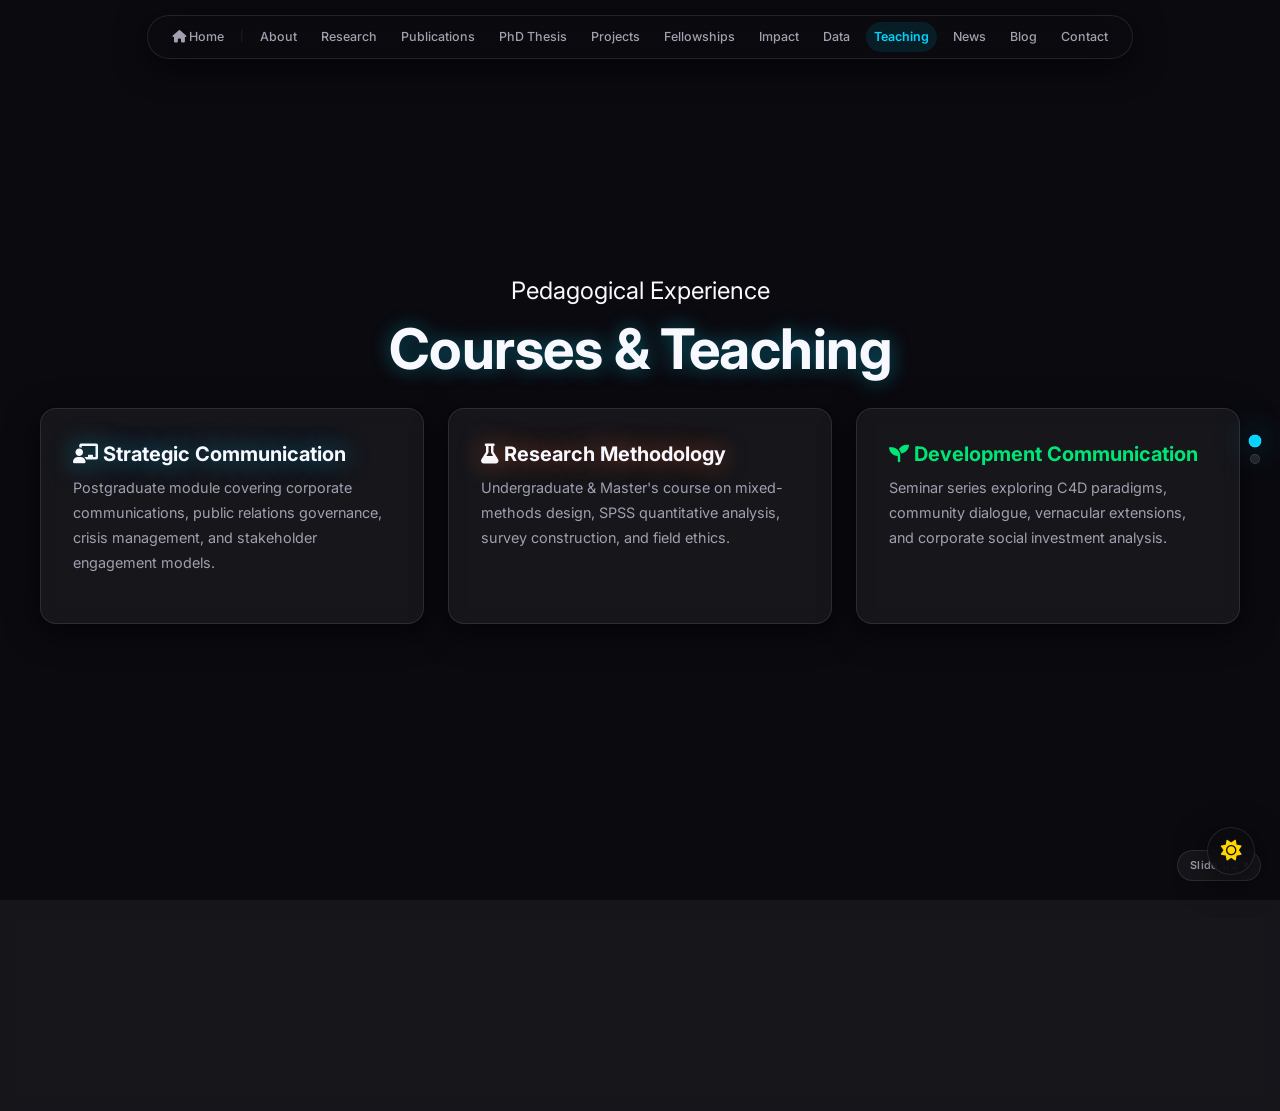
<file: src/pages/teaching.html>
<!DOCTYPE html>
<html lang="en" data-theme="dark">
<head>
    <meta charset="UTF-8">
    <meta name="viewport" content="width=device-width, initial-scale=1.0">
    <title>Teaching & Mentoring | Sayed Amir Mustafa Hashmi</title>
    <meta name="description" content="Courses taught, guest lectures, research workshops, and academic mentoring experience in strategic communication and research methods.">
    
    <link href="https://fonts.googleapis.com/css2?family=Inter:wght@300;400;500;600;700;800&display=swap" rel="stylesheet">
    <link rel="stylesheet" href="https://cdnjs.cloudflare.com/ajax/libs/font-awesome/6.0.0-beta3/css/all.min.css">
    
    <link rel="stylesheet" href="../css/style.css">
    <link rel="stylesheet" href="../css/dark-mode.css">
    <link rel="stylesheet" href="../css/responsive.css">
</head>
<body>

    <nav class="chap-nav">
        <a href="../../index.html" data-fullname="Homepage"><i class="fas fa-home"></i> Home</a>
        <span class="chap-nav-sep">|</span>
        <a href="about.html" data-fullname="About Biography">About</a>
        <a href="research-areas.html" data-fullname="Research Clusters">Research</a>
        <a href="publications.html" data-fullname="Publications Hub">Publications</a>
        <a href="phd-research.html" data-fullname="Ph.D. Dissertation">PhD Thesis</a>
        <a href="projects.html" data-fullname="Research Projects">Projects</a>
        <a href="fellowships.html" data-fullname="Postdoc Fellowships">Fellowships</a>
        <a href="impact.html" data-fullname="Research Impact">Impact</a>
        <a href="data-resources.html" data-fullname="Data & Open Resources">Data</a>
        <a href="teaching.html" class="active" data-fullname="Teaching & Mentoring">Teaching</a>
        <a href="news.html" data-fullname="News & Updates">News</a>
        <a href="blog.html" data-fullname="Blog & Insights">Blog</a>
        <a href="contact.html" data-fullname="Contact & Collaboration">Contact</a>
    </nav>

    <div class="slide-container">
        
        <!-- Slide 1: Courses & Modules -->
        <section class="slide" id="slide-1">
            <div class="slide-content">
                <h2 class="slide-subtitle">Pedagogical Experience</h2>
                <h1 class="slide-title">Courses & Teaching</h1>

                <div class="grid-3 mt-3">
                    <div class="glass-card hover-magnify glow-blue">
                        <h3 class="neon-text-cg mb-1"><i class="fas fa-chalkboard-teacher"></i> Strategic Communication</h3>
                        <p class="text-muted" style="font-size: 0.9rem;">
                            Postgraduate module covering corporate communications, public relations governance, crisis management, and stakeholder engagement models.
                        </p>
                    </div>

                    <div class="glass-card hover-magnify glow-orange">
                        <h3 class="neon-text-jh mb-1"><i class="fas fa-flask"></i> Research Methodology</h3>
                        <p class="text-muted" style="font-size: 0.9rem;">
                            Undergraduate & Master's course on mixed-methods design, SPSS quantitative analysis, survey construction, and field ethics.
                        </p>
                    </div>

                    <div class="glass-card hover-magnify glow-green">
                        <h3 style="color: var(--success-color);" class="mb-1"><i class="fas fa-seedling"></i> Development Communication</h3>
                        <p class="text-muted" style="font-size: 0.9rem;">
                            Seminar series exploring C4D paradigms, community dialogue, vernacular extensions, and corporate social investment analysis.
                        </p>
                    </div>
                </div>
            </div>
        </section>

        <!-- Slide 2: Workshops & Mentoring -->
        <section class="slide" id="slide-2">
            <div class="slide-content">
                <h2 class="slide-subtitle">Academic Extension</h2>
                <h1 class="slide-title">Workshops & Mentoring</h1>

                <div class="grid-2 mt-3">
                    <div class="glass-card hover-magnify glow-cyan">
                        <h3 class="neon-text-cg mb-1"><i class="fas fa-laptop-code"></i> Fieldwork & Data Analysis Workshops</h3>
                        <p class="text-muted">
                            Conducted practical training workshops for Master's students on field survey execution, indigenous language translation protocols, and SPSS quantitative data entry across rural research sites.
                        </p>
                    </div>

                    <div class="glass-card hover-magnify glow-purple">
                        <h3 style="color: #9b59b6;" class="mb-1"><i class="fas fa-user-friends"></i> Student Research Supervision</h3>
                        <p class="text-muted">
                            Mentored undergraduate and postgraduate students on Master's dissertation projects in corporate communication, media studies, and development communication.
                        </p>
                    </div>
                </div>
            </div>
        </section>

    </div>

    <!-- ── Site Footer ─── -->
    <footer class="site-footer">
        <div class="footer-content">
            <div class="footer-social">
                <a href="https://www.linkedin.com/in/amirhashmilive/" target="_blank" rel="noopener" aria-label="LinkedIn"><i class="fab fa-linkedin-in"></i></a>
                <a href="https://scholar.google.com" target="_blank" rel="noopener" aria-label="Google Scholar"><i class="fas fa-graduation-cap"></i></a>
                <a href="https://orcid.org" target="_blank" rel="noopener" aria-label="ORCID"><i class="fab fa-orcid"></i></a>
                <a href="https://researchgate.net" target="_blank" rel="noopener" aria-label="ResearchGate"><i class="fab fa-researchgate"></i></a>
                <a href="mailto:hashmiamir@live.com" aria-label="Email"><i class="fas fa-envelope"></i></a>
            </div>
            <div class="footer-contact">
                <a href="mailto:hashmiamir@live.com"><i class="fas fa-envelope"></i> hashmiamir@live.com</a>
                <a href="tel:+919826121177"><i class="fas fa-phone"></i> +91 9826121177</a>
                <a href="https://www.linkedin.com/in/amirhashmilive/" target="_blank" rel="noopener"><i class="fab fa-linkedin"></i> LinkedIn</a>
            </div>
            <div class="footer-divider"></div>
            <p class="footer-copy">&copy; 2026 Sayed Amir Mustafa Hashmi. All rights reserved. Built for academic excellence.</p>
        </div>
    </footer>

    <!-- Core Scripts -->
    <script src="../js/theme.js"></script>
    <script src="../js/slider.js"></script>
    <script src="../js/main.js"></script>
    <script src="../js/charts.js"></script>
    <script src="../js/slide-number.js"></script>
    <script src="../js/popup.js"></script>
    <script src="../js/nav.js"></script>
</body>
</html>
</file>
<file: src/css/style.css>
@import url('slider-styles.css');

/* ═══════════════════════════════════════════════════════
   POSTDOC ACADEMIC PORTFOLIO — MASTER STYLESHEET v3
   Strictly follows the DESIGN_SYSTEM.md specification
   Sayed Amir Mustafa Hashmi
═══════════════════════════════════════════════════════ */

/* ── 1. Google Fonts ─── */
@import url('https://fonts.googleapis.com/css2?family=Inter:wght@300;400;500;600;700;800&display=swap');

/* ── 2. CSS Custom Properties — EXACT spec tokens ─── */

:root {
    /* ── Light Mode ──────────────────────────────── */
    --bg-primary:         #f8f9ff;
    --text-main:          #1a1a24;
    --text-muted:         #555566;
    --bg-glass:           rgba(255,255,255,0.7);
    --bg-glass-border:    rgba(0,0,0,0.1);
    --accent-cg:          #0066cc;
    --accent-jh:          #cc4400;
    --neon-glow:          0 0 10px rgba(0,102,204,0.3);
    --accent-glow-cg:     0 0 15px rgba(0,102,204,0.4);
    --accent-glow-jh:     0 0 15px rgba(204,68,0,0.4);
    --card-shadow:        0 8px 32px rgba(0,0,0,0.1);
    --nav-bg:             rgba(255,255,255,0.8);
    --success-color:      #28a745;
    --warning-color:      #ffc107;
    --warning-text-color: #856404;
    --popup-bg:           rgba(255,255,255,0.95);
    --tooltip-bg:         rgba(240,240,248,0.97);
    --tooltip-text:       #1a1a24;
    --table-hover-bg:     rgba(0,102,204,0.06);
    --logo-filter:        drop-shadow(0 0 10px rgba(0,0,0,0.3));

    /* Extended accent variants (spec §1.3) */
    --color-blue:   #3498db;
    --color-red:    #e74c3c;
    --color-green:  #2ecc71;
    --color-yellow: #f1c40f;
    --color-purple: #9b59b6;
}

[data-theme="dark"] {
    /* ── Dark Mode ───────────────────────────────── */
    --bg-primary:         #0a0a0f;
    --text-main:          #f8f9ff;
    --text-muted:         #a0a0b0;
    --bg-glass:           rgba(255,255,255,0.05);
    --bg-glass-border:    rgba(255,255,255,0.1);
    --accent-cg:          #00d4ff;
    --accent-jh:          #ff6b35;
    --neon-glow:          0 0 20px rgba(0,212,255,0.4);
    --accent-glow-cg:     0 0 25px rgba(0,212,255,0.6);
    --accent-glow-jh:     0 0 25px rgba(255,107,53,0.6);
    --card-shadow:        0 8px 32px rgba(0,0,0,0.5);
    --nav-bg:             rgba(10,10,15,0.8);
    --success-color:      #00e676;
    --warning-color:      #ffd600;
    --warning-text-color: #ffd600;
    --popup-bg:           rgba(20,20,25,0.95);
    --tooltip-bg:         rgba(20,20,25,0.95);
    --tooltip-text:       #ffffff;
    --table-hover-bg:     rgba(255,255,255,0.04);
    --logo-filter:        drop-shadow(0 0 10px rgba(255,255,255,0.5));

    --color-blue:   #3498db;
    --color-red:    #e74c3c;
    --color-green:  #2ecc71;
    --color-yellow: #f1c40f;
    --color-purple: #9b59b6;
}

/* ── 3. Reset & Base ─── */
*, *::before, *::after { box-sizing: border-box; margin: 0; padding: 0; }

html { scroll-behavior: smooth; }

body {
    font-family: 'Inter', -apple-system, BlinkMacSystemFont, 'Segoe UI', Roboto, sans-serif;
    background-color: var(--bg-primary);
    color: var(--text-main);
    line-height: 1.75;
    -webkit-font-smoothing: antialiased;
    -moz-osx-font-smoothing: grayscale;
    transition: background-color 0.4s ease, color 0.4s ease;
    overflow-x: hidden;
}

a {
    color: var(--accent-cg);
    text-decoration: none;
    transition: color 0.3s ease;
}
a:hover { color: var(--accent-jh); }

img { max-width: 100%; height: auto; display: block; }

/* ── 4. Scroll Snap Container & Slides ─── */

.slide-container {
    height: 100vh;
    width: 100%;
    overflow-y: scroll;
    scroll-snap-type: y mandatory;
    scroll-behavior: smooth;
    -ms-overflow-style: none;
    scrollbar-width: none;
}
.slide-container::-webkit-scrollbar { display: none; }

.slide {
    min-height: 100vh;
    width: 100%;
    scroll-snap-align: start;
    display: flex;
    flex-direction: column;
    justify-content: center;
    align-items: center;
    padding: 4rem 2rem;
    position: relative;
    overflow: visible;
}

.slide-content {
    width: 100%;
    max-width: 1200px;
    margin: 0 auto;
}

/* ── 5. Typography (spec §2.1) ─── */

.slide-title {
    font-size: 3.5rem;
    font-weight: 700;
    line-height: 1.25;
    letter-spacing: -0.01em;
    text-align: center;
    margin-bottom: 1rem;
    text-shadow: var(--neon-glow);
    animation: fadeInDown 1.0s ease-out both;
}

.slide-subtitle {
    font-size: 1.5rem;
    font-weight: 400;
    line-height: 1.25;
    text-align: center;
    color: var(--text-muted);
    margin-bottom: 0.5rem;
    animation: fadeInUp 1.0s ease-out both;
}

h1 { font-size: 2.5rem; font-weight: 700; line-height: 1.3; letter-spacing: -0.01em; }
h2 { font-size: 1.5rem; font-weight: 700; line-height: 1.3; }
h3 { font-size: 1.25rem; font-weight: 700; line-height: 1.3; }
h4 { font-size: 1.1rem; font-weight: 600; line-height: 1.3; }

p { margin-bottom: 1rem; color: var(--text-main); }

.text-muted  { color: var(--text-muted) !important; }
.text-accent { color: var(--accent-cg) !important; }
.text-accent-secondary { color: var(--accent-jh) !important; }

.neon-text-cg { color: var(--accent-cg); text-shadow: var(--accent-glow-cg); }
.neon-text-jh { color: var(--accent-jh); text-shadow: var(--accent-glow-jh); }

/* ── 6. Glassmorphism Card System (spec §4) ─── */

.glass-card {
    background: var(--bg-glass);
    backdrop-filter: blur(10px);
    -webkit-backdrop-filter: blur(10px);
    border: 1px solid var(--bg-glass-border);
    border-radius: 16px;
    padding: 2rem;
    box-shadow: var(--card-shadow);
    transition: transform 0.3s ease, box-shadow 0.3s ease;
}

.glass-card:hover { box-shadow: var(--neon-glow); }

/* ── Hover Magnify System (spec §4 & INTERACTIONS.md §1) ─── */
.hover-magnify {
    transition: transform 0.25s ease, box-shadow 0.25s ease !important;
    z-index: 1;
    position: relative;
}
.hover-magnify:hover {
    transform: scale(1.5) translateY(0) !important;
    z-index: 100 !important;
    box-shadow: 0 15px 35px rgba(0,0,0,0.6) !important;
}
/* Reduced scale for wide cards (>400px) */
.hover-magnify.hover-magnify-lg:hover {
    transform: scale(1.02) translateY(0) !important;
}

/* ── Chapter Card ─── */
.chapter-card {
    display: flex;
    flex-direction: column;
    align-items: center;
    text-align: center;
    gap: 0.75rem;
    cursor: pointer;
    color: var(--text-main);
}
.chapter-card .chapter-icon { font-size: 2rem; color: var(--accent-cg); margin-bottom: 0.5rem; }
.chapter-card .chapter-num {
    font-size: 0.75rem;
    font-weight: 600;
    letter-spacing: 0.08em;
    text-transform: uppercase;
    color: var(--text-muted);
}

/* ── Ambient Glowing Resource Card ─── */
.resource-card {
    position: relative;
    width: 100%;
    max-width: 280px;
    transition: transform 0.3s ease;
    text-decoration: none;
    display: block;
}
.resource-glow {
    position: absolute;
    inset: 0;
    border-radius: 32px;
    opacity: 0.5;
    filter: blur(35px);
    transition: opacity 0.3s ease;
    z-index: 0;
}
.resource-card:hover { transform: scale(1.02); }
.resource-card:hover .resource-glow { opacity: 0.8; }
.resource-content {
    position: relative;
    z-index: 1;
    background: var(--bg-glass);
    border: 1px solid var(--bg-glass-border);
    border-radius: 20px;
    padding: 1.5rem;
    display: flex;
    align-items: center;
    gap: 1rem;
    backdrop-filter: blur(10px);
}
.resource-icon { font-size: 2rem; flex-shrink: 0; }

.resource-card[data-gradient="pink"]   .resource-glow { background: linear-gradient(137deg, #FF3D77, #FFB1CE, #FF9D3C); }
.resource-card[data-gradient="cyan"]   .resource-glow { background: linear-gradient(137deg, #FFFFFF, #7DD3FC, #06B6D4); }
.resource-card[data-gradient="purple"] .resource-glow { background: linear-gradient(137deg, #4361EE, #E0AEFF, #F72585); }

/* ── Gallery Card ─── */
.gallery-card {
    position: relative;
    aspect-ratio: 4 / 3;
    border-radius: 10px;
    overflow: hidden;
    cursor: pointer;
    transition: transform 0.25s ease;
}
.gallery-card img { width: 100%; height: 100%; object-fit: cover; transition: filter 0.25s ease; }
.gallery-card:hover { transform: scale(1.05); }
.gallery-card:hover img { filter: brightness(0.85); }
.gallery-card-badge {
    position: absolute;
    top: 8px; left: 8px;
    background: var(--bg-glass);
    backdrop-filter: blur(8px);
    border: 1px solid var(--bg-glass-border);
    border-radius: 999px;
    padding: 2px 10px;
    font-size: 0.7rem;
    font-weight: 600;
    color: var(--accent-cg);
    z-index: 2;
}
.gallery-card-caption {
    position: absolute;
    bottom: 0; left: 0; right: 0;
    background: rgba(0,0,0,0.7);
    color: #fff;
    padding: 0.5rem 0.75rem;
    font-size: 0.8rem;
    transform: translateY(100%);
    transition: transform 0.25s ease;
}
.gallery-card:hover .gallery-card-caption { transform: translateY(0); }

/* ── 7. Grid System (spec §3.2) ─── */
.grid-2, .grid-3, .grid-4, .grid-5, .grid-7 {
    display: grid;
    gap: 1.5rem;
    width: 100%;
    max-width: 1200px;
    margin-left: auto;
    margin-right: auto;
}
.grid-2 { grid-template-columns: 1fr 1fr; }
.grid-3 { grid-template-columns: repeat(3, 1fr); }
.grid-4 { grid-template-columns: repeat(4, 1fr); }
.grid-5 { grid-template-columns: repeat(5, 1fr); }
.grid-7 { grid-template-columns: repeat(auto-fit, minmax(250px, 1fr)); }

/* ── 8. Floating Navigation Bar ─── */
.chap-nav {
    position: fixed;
    top: 15px;
    left: 50%;
    transform: translateX(-50%);
    z-index: 1000;
    background: var(--nav-bg);
    border: 1px solid var(--bg-glass-border);
    border-radius: 30px;
    padding: 6px 16px;
    display: flex;
    gap: 8px;
    box-shadow: var(--card-shadow);
    backdrop-filter: blur(10px);
    -webkit-backdrop-filter: blur(10px);
    align-items: center;
    max-width: 95vw;
    overflow-x: auto;
    scrollbar-width: none;
}
.chap-nav::-webkit-scrollbar { display: none; }

.chap-nav a {
    color: var(--text-muted);
    text-decoration: none;
    font-size: 0.78rem;
    font-weight: 500;
    padding: 4px 8px;
    border-radius: 999px;
    transition: all 0.3s ease;
    white-space: nowrap;
    position: relative;
}
.chap-nav a:hover { color: var(--accent-cg); transform: scale(1.1); }
.chap-nav a.active {
    color: var(--accent-cg);
    background: rgba(0,102,204,0.1);
    font-weight: 600;
}
[data-theme="dark"] .chap-nav a.active { background: rgba(0,212,255,0.1); }

/* Nav tooltip */
.chap-nav a[data-fullname]::after {
    content: attr(data-fullname);
    position: absolute;
    bottom: -30px;
    left: 50%;
    transform: translateX(-50%) translateY(5px);
    background: var(--tooltip-bg);
    color: var(--tooltip-text);
    padding: 4px 10px;
    border-radius: 6px;
    font-size: 0.7rem;
    white-space: nowrap;
    opacity: 0;
    pointer-events: none;
    transition: opacity 0.3s ease 0.1s, transform 0.3s ease 0.1s;
    box-shadow: var(--card-shadow);
    z-index: 1001;
}
.chap-nav a[data-fullname]:hover::after { opacity: 1; transform: translateX(-50%) translateY(0); }

.chap-nav-sep { color: var(--bg-glass-border); font-size: 0.7rem; user-select: none; }

/* Mobile Hamburger */
.nav-hamburger {
    display: none;
    position: fixed;
    top: 15px; right: 15px;
    z-index: 1001;
    background: var(--nav-bg);
    border: 1px solid var(--bg-glass-border);
    border-radius: 50%;
    width: 44px; height: 44px;
    cursor: pointer;
    backdrop-filter: blur(10px);
    box-shadow: var(--card-shadow);
    color: var(--text-main);
    font-size: 1.2rem;
    align-items: center;
    justify-content: center;
    transition: transform 0.3s ease;
}
.nav-hamburger:hover { transform: scale(1.1); }

/* ── 9. Theme Toggle ─── */
.theme-toggle {
    position: fixed;
    bottom: 25px; right: 25px;
    z-index: 1000;
    background: var(--nav-bg);
    border: 1px solid var(--bg-glass-border);
    border-radius: 999px;
    width: 48px; height: 48px;
    cursor: pointer;
    backdrop-filter: blur(10px);
    box-shadow: var(--card-shadow);
    display: flex;
    align-items: center;
    justify-content: center;
    font-size: 1.3rem;
    color: var(--text-main);
    transition: all 0.3s ease;
}
.theme-toggle:hover { transform: scale(1.1); box-shadow: var(--neon-glow); }

/* ── 10. Progress Dots ─── */
.progress-dots {
    position: fixed;
    right: 20px; top: 50%;
    transform: translateY(-50%);
    z-index: 100;
    display: flex;
    flex-direction: column;
    gap: 8px;
}
.dot {
    width: 10px; height: 10px;
    border-radius: 50%;
    background: var(--bg-glass-border);
    border: 1px solid var(--bg-glass-border);
    cursor: pointer;
    transition: all 0.3s ease;
}
.dot.active {
    background: var(--accent-cg);
    box-shadow: var(--accent-glow-cg);
    transform: scale(1.3);
}
.dot:hover { background: var(--accent-cg); }

/* ── 11. Cinematic Slide Reveal (spec §3.2 INTERACTIONS.md) ─── */
/* Elements start hidden; .is-visible on parent triggers staggered reveal */

.slide .glass-card,
.slide .grid-2,
.slide .grid-3,
.slide .grid-4,
.slide .grid-5,
.slide .grid-7,
.slide .data-table,
.slide .timeline,
.slide .pub-list,
.slide .filter-bar,
.slide .hero-buttons,
.slide .chart-container,
.slide .resource-card {
    opacity: 0;
    transform: translateY(18px);
    transition: opacity 0.55s cubic-bezier(0.22,1,0.36,1),
                transform 0.55s cubic-bezier(0.22,1,0.36,1);
}

.slide.is-visible .glass-card,
.slide.is-visible .grid-2,
.slide.is-visible .grid-3,
.slide.is-visible .grid-4,
.slide.is-visible .grid-5,
.slide.is-visible .grid-7,
.slide.is-visible .data-table,
.slide.is-visible .timeline,
.slide.is-visible .pub-list,
.slide.is-visible .filter-bar,
.slide.is-visible .hero-buttons,
.slide.is-visible .chart-container,
.slide.is-visible .resource-card {
    opacity: 1;
    transform: translateY(0);
}

/* Staggered animation delays */
.slide.is-visible .glass-card:nth-child(1), .slide.is-visible .grid-2:nth-child(1) { transition-delay: 0.05s; }
.slide.is-visible .glass-card:nth-child(2), .slide.is-visible .grid-2:nth-child(2) { transition-delay: 0.12s; }
.slide.is-visible .glass-card:nth-child(3), .slide.is-visible .grid-2:nth-child(3) { transition-delay: 0.19s; }
.slide.is-visible .glass-card:nth-child(4), .slide.is-visible .grid-2:nth-child(4) { transition-delay: 0.26s; }
.slide.is-visible .glass-card:nth-child(5) { transition-delay: 0.33s; }
.slide.is-visible .glass-card:nth-child(6) { transition-delay: 0.40s; }
.slide.is-visible .glass-card:nth-child(7) { transition-delay: 0.47s; }
.slide.is-visible .glass-card:nth-child(8) { transition-delay: 0.54s; }

/* Hero slide: first slide always visible immediately */
#slide-1 .glass-card,
#slide-1 .hero-buttons,
#slide-1 .grid-2,
#slide-1 .grid-3,
#slide-1 .grid-5 {
    opacity: 1 !important;
    transform: none !important;
    transition-delay: 0s !important;
}

/* Ensure titles are never hidden */
.slide-title,
.slide-subtitle {
    opacity: 1 !important;
    transform: none !important;
}

/* ── 12. Ambient Breathing Glows (spec DESIGN_SYSTEM.md §5.2) ─── */

@keyframes breatheBlue {
    0%, 100% { box-shadow: 0 0 5px rgba(52,152,219,0.3), var(--card-shadow); }
    50%       { box-shadow: 0 0 20px rgba(52,152,219,0.7), var(--card-shadow); }
}
@keyframes breatheGreen {
    0%, 100% { box-shadow: 0 0 5px rgba(46,204,113,0.3), var(--card-shadow); }
    50%       { box-shadow: 0 0 20px rgba(46,204,113,0.7), var(--card-shadow); }
}
@keyframes breathePurple {
    0%, 100% { box-shadow: 0 0 5px rgba(155,89,182,0.3), var(--card-shadow); }
    50%       { box-shadow: 0 0 20px rgba(155,89,182,0.7), var(--card-shadow); }
}
@keyframes breatheOrange {
    0%, 100% { box-shadow: 0 0 5px rgba(255,107,53,0.3), var(--card-shadow); }
    50%       { box-shadow: 0 0 20px rgba(255,107,53,0.7), var(--card-shadow); }
}
@keyframes breatheCyan {
    0%, 100% { box-shadow: 0 0 5px #00d4ff, var(--card-shadow); border-color: rgba(0,212,255,0.3); }
    50%       { box-shadow: 0 0 20px #00d4ff, var(--card-shadow); border-color: #00d4ff; }
}

.glow-blue   { animation: breatheBlue   3.5s ease-in-out infinite; }
.glow-green  { animation: breatheGreen  3.2s ease-in-out infinite; }
.glow-purple { animation: breathePurple 3.8s ease-in-out infinite; }
.glow-orange { animation: breatheOrange 3.4s ease-in-out infinite; }
.glow-cyan   { animation: breatheCyan   3.6s ease-in-out infinite; }

/* ── 13. Keyframe Animations ─── */

@keyframes fadeInDown {
    from { opacity: 0; transform: translateY(-20px); }
    to   { opacity: 1; transform: translateY(0); }
}
@keyframes fadeInUp {
    from { opacity: 0; transform: translateY(20px); }
    to   { opacity: 1; transform: translateY(0); }
}
@keyframes cinematic-fade-in {
    from { opacity: 0; transform: translateY(18px); }
    to   { opacity: 1; transform: translateY(0); }
}
@keyframes sn-badge-enter {
    from { opacity: 0; transform: scale(0.8); }
    to   { opacity: 1; transform: scale(1); }
}
@keyframes pulseGlow {
    0%, 100% { box-shadow: var(--card-shadow); }
    50%       { box-shadow: var(--neon-glow); }
}
@keyframes orbFloat {
    0%, 100% { transform: translateY(0) scale(1); opacity: 0.5; }
    50%       { transform: translateY(-30px) scale(1.05); opacity: 0.8; }
}

/* ── 14. Stat Cards ─── */
.stat-card { text-align: center; }
.stat-number {
    font-size: 3rem;
    font-weight: 800;
    letter-spacing: -0.03em;
    color: var(--accent-cg);
    line-height: 1;
    margin-bottom: 0.5rem;
    text-shadow: var(--accent-glow-cg);
}
.stat-label { font-size: 0.82rem; color: var(--text-muted); font-weight: 500; line-height: 1.4; }

/* ── 15. Buttons ─── */
.btn {
    display: inline-flex;
    align-items: center;
    gap: 0.5rem;
    padding: 0.75rem 1.5rem;
    border-radius: 999px;
    font-size: 0.9rem;
    font-weight: 600;
    cursor: pointer;
    transition: all 0.3s ease;
    border: none;
    text-decoration: none;
    font-family: 'Inter', sans-serif;
}
.btn-primary {
    background: var(--accent-cg);
    color: #ffffff;
}
.btn-primary:hover {
    transform: translateY(-2px);
    box-shadow: var(--accent-glow-cg);
    color: #ffffff;
}
.btn-secondary {
    background: transparent;
    border: 1px solid var(--bg-glass-border);
    color: var(--text-main);
}
.btn-secondary:hover {
    border-color: var(--accent-cg);
    color: var(--accent-cg);
    transform: translateY(-2px);
}
.btn-sm { padding: 0.4rem 1rem; font-size: 0.8rem; }

.hero-buttons {
    display: flex;
    gap: 1rem;
    flex-wrap: wrap;
    justify-content: center;
    margin-top: 2rem;
}

/* ── 16. Badges ─── */
.badge {
    display: inline-block;
    padding: 2px 10px;
    border-radius: 999px;
    font-size: 0.75rem;
    font-weight: 600;
    letter-spacing: 0.02em;
}
.badge-supported  { background: rgba(40,167,69,0.15);  color: var(--success-color); }
.badge-partial    { background: rgba(255,193,7,0.15);  color: var(--warning-text-color); }
.badge-category   { background: rgba(0,102,204,0.1);   color: var(--accent-cg); }
.badge-applied    { background: rgba(0,102,204,0.15);  color: var(--accent-cg); }
.badge-review     { background: rgba(255,193,7,0.15);  color: var(--warning-text-color); }
.badge-accepted   { background: rgba(40,167,69,0.15);  color: var(--success-color); }
.badge-rejected   { background: rgba(231,76,60,0.15);  color: #e74c3c; }
[data-theme="dark"] .badge-category { background: rgba(0,212,255,0.1); }

/* ── 17. Charts ─── */
.chart-container { position: relative; width: 100%; max-width: 900px; height: 400px; margin: 0 auto; }
.chart-container canvas { width: 100% !important; height: 100% !important; }

/* ── 18. Data Tables ─── */
.data-table { width: 100%; border-collapse: collapse; font-size: 0.9rem; }
.data-table thead { border-bottom: 2px solid var(--bg-glass-border); }
.data-table th {
    text-align: left;
    padding: 0.75rem 1rem;
    font-weight: 600;
    color: var(--accent-cg);
    font-size: 0.85rem;
    letter-spacing: 0.02em;
}
.data-table td { padding: 0.75rem 1rem; border-bottom: 1px solid var(--bg-glass-border); color: var(--text-main); }
.data-table tbody tr { transition: background-color 0.2s ease; }
.data-table tbody tr:hover { background-color: var(--table-hover-bg); }
.table-wrapper { overflow-x: auto; }

/* ── 19. Statistical Popup Overlay ─── */
.popup-overlay {
    position: fixed;
    top: 0; left: 0; width: 100%; height: 100%;
    background: rgba(0,0,0,0.8);
    backdrop-filter: blur(5px);
    z-index: 999;
    display: flex;
    justify-content: center;
    align-items: center;
    opacity: 0;
    pointer-events: none;
    transition: opacity 0.3s ease;
}
.popup-overlay.active { opacity: 1; }
.popup-content {
    background: var(--popup-bg);
    border: 1px solid var(--bg-glass-border);
    border-radius: 16px;
    padding: 2rem;
    max-width: 480px;
    width: 90%;
    box-shadow: 0 30px 80px rgba(0,0,0,0.3);
}
.popup-title { font-size: 1.1rem; font-weight: 700; color: var(--accent-cg); margin-bottom: 0.75rem; }
.popup-formula {
    font-family: 'Courier New', monospace;
    background: rgba(0,0,0,0.06);
    padding: 0.6rem 1rem;
    border-radius: 8px;
    margin-bottom: 0.75rem;
    font-size: 0.85rem;
    border-left: 3px solid var(--accent-cg);
}
[data-theme="dark"] .popup-formula { background: rgba(255,255,255,0.06); }
.popup-trigger {
    cursor: pointer;
    border-bottom: 1px dotted var(--text-muted);
    transition: border-color 0.3s ease, color 0.3s ease;
}
.popup-trigger:hover { border-color: var(--accent-cg); color: var(--accent-cg); }

/* ── 20. Slide Number Badge & Dropdown ─── */
.sn-badge {
    position: absolute;
    bottom: 1.2rem; right: 1.2rem;
    z-index: 100;
    background: var(--bg-glass);
    backdrop-filter: blur(12px);
    border: 1px solid var(--bg-glass-border);
    border-radius: 20px;
    padding: 5px 12px;
    font-size: 0.68rem;
    cursor: pointer;
    display: flex;
    align-items: center;
    gap: 5px;
    color: var(--text-muted);
    transition: all 0.25s ease;
    font-weight: 600;
    letter-spacing: 0.03em;
    animation: sn-badge-enter 0.4s cubic-bezier(0.22,1,0.36,1) both;
}
.sn-badge:hover { border-color: var(--accent-cg); color: var(--accent-cg); transform: translateY(-1px); }
.sn-badge__caret { transition: transform 0.22s cubic-bezier(0.22,1,0.36,1); font-size: 0.6rem; }
.sn-badge--open .sn-badge__caret { transform: rotate(180deg); }

.sn-dropdown {
    display: none;
    position: absolute;
    bottom: calc(100% + 8px); right: 0;
    background: var(--popup-bg);
    border: 1px solid var(--bg-glass-border);
    border-radius: 14px;
    padding: 6px;
    min-width: 230px;
    max-height: 280px;
    overflow-y: auto;
    box-shadow: var(--card-shadow);
}
.sn-badge--open .sn-dropdown { display: block; }
.sn-dropdown__item {
    display: flex;
    align-items: center;
    gap: 8px;
    padding: 7px 10px;
    border-radius: 10px;
    border: none;
    background: transparent;
    color: var(--text-main);
    font-size: 0.75rem;
    cursor: pointer;
    width: 100%;
    text-align: left;
    transition: background 0.2s ease;
    font-family: 'Inter', sans-serif;
}
.sn-dropdown__item:hover { background: var(--table-hover-bg); }
.sn-dropdown__item--active { color: var(--accent-cg); font-weight: 700; }
.sn-dropdown__num { min-width: 24px; text-align: center; font-weight: 700; color: var(--accent-cg); }
.sn-dropdown__title { overflow: hidden; text-overflow: ellipsis; white-space: nowrap; }

/* ── 21. Timeline ─── */
.timeline { position: relative; padding-left: 2.5rem; max-width: 820px; width: 100%; }
.timeline::before {
    content: '';
    position: absolute; left: 0; top: 0; bottom: 0;
    width: 2px;
    background: linear-gradient(to bottom, var(--accent-cg), var(--accent-jh));
    border-radius: 2px;
}
.timeline-item { position: relative; padding-bottom: 2.5rem; padding-left: 1.5rem; }
.timeline-item:last-child { padding-bottom: 0; }
.timeline-item::before {
    content: '';
    position: absolute;
    left: -2.5rem; top: 6px;
    width: 14px; height: 14px;
    border-radius: 50%;
    background: var(--accent-cg);
    box-shadow: 0 0 12px var(--accent-cg);
    transform: translateX(calc(-7px + 1px));
}
.timeline-date  { font-size: 0.75rem; font-weight: 700; color: var(--accent-cg); letter-spacing: 0.05em; text-transform: uppercase; margin-bottom: 0.35rem; }
.timeline-title { font-size: 1.05rem; font-weight: 700; margin-bottom: 0.35rem; color: var(--text-main); }
.timeline-desc  { font-size: 0.88rem; color: var(--text-muted); line-height: 1.65; }

/* ── 22. Publication Cards ─── */
.pub-card {
    background: var(--bg-glass);
    backdrop-filter: blur(10px);
    border: 1px solid var(--bg-glass-border);
    border-radius: 16px;
    padding: 1.5rem 1.8rem;
    margin-bottom: 1rem;
    transition: transform 0.3s ease, box-shadow 0.3s ease;
}
.pub-card:hover { transform: translateY(-3px); box-shadow: var(--neon-glow); }
.pub-title  { font-size: 1rem; font-weight: 700; color: var(--text-main); margin-bottom: 0.4rem; line-height: 1.45; }
.pub-meta   { font-size: 0.82rem; color: var(--text-muted); margin-bottom: 0.75rem; }
.pub-abstract { font-size: 0.85rem; color: var(--text-muted); line-height: 1.65; display: none; margin-top: 0.75rem; padding-top: 0.75rem; border-top: 1px solid var(--bg-glass-border); }
.pub-abstract.show { display: block; }
.pub-actions { display: flex; gap: 0.5rem; flex-wrap: wrap; margin-top: 0.75rem; }

/* ── 23. Filter Bar / Search ─── */
.filter-bar {
    display: flex;
    gap: 1rem;
    flex-wrap: wrap;
    align-items: center;
    width: 100%;
    max-width: 1100px;
    margin: 0 auto 2rem;
}
.search-input {
    flex: 1; min-width: 220px;
    padding: 0.65rem 1.2rem;
    background: var(--bg-glass);
    border: 1px solid var(--bg-glass-border);
    border-radius: 999px;
    color: var(--text-main);
    font-family: 'Inter', sans-serif;
    font-size: 0.88rem;
    backdrop-filter: blur(10px);
    transition: all 0.3s ease;
}
.search-input:focus { outline: none; border-color: var(--accent-cg); box-shadow: 0 0 0 3px rgba(0,212,255,0.1); }
.filter-tabs  { display: flex; gap: 6px; flex-wrap: wrap; }
.filter-tab {
    padding: 0.4rem 1rem;
    border-radius: 999px;
    border: 1px solid var(--bg-glass-border);
    background: transparent;
    color: var(--text-muted);
    font-family: 'Inter', sans-serif;
    font-size: 0.75rem;
    font-weight: 600;
    cursor: pointer;
    transition: all 0.25s ease;
}
.filter-tab:hover { border-color: var(--accent-cg); color: var(--accent-cg); }
.filter-tab.active { background: var(--accent-cg); color: #fff; border-color: var(--accent-cg); box-shadow: 0 4px 14px rgba(0,212,255,0.25); }

/* ── 24. Contact Form ─── */
.form-group { margin-bottom: 1.5rem; }
.form-label { display: block; font-size: 0.8rem; font-weight: 700; color: var(--text-main); margin-bottom: 0.5rem; letter-spacing: 0.04em; text-transform: uppercase; }
.form-input, .form-textarea, .form-select {
    width: 100%;
    padding: 0.75rem 1rem;
    background: var(--bg-glass);
    border: 1px solid var(--bg-glass-border);
    border-radius: 12px;
    color: var(--text-main);
    font-family: 'Inter', sans-serif;
    font-size: 0.9rem;
    transition: all 0.3s ease;
    backdrop-filter: blur(8px);
}
.form-input:focus, .form-textarea:focus, .form-select:focus {
    outline: none;
    border-color: var(--accent-cg);
    box-shadow: 0 0 0 3px rgba(0,212,255,0.12);
}
.form-textarea { min-height: 130px; resize: vertical; }
.form-error    { color: #e74c3c; font-size: 0.75rem; margin-top: 0.25rem; display: none; }
.form-group.has-error .form-input,
.form-group.has-error .form-textarea { border-color: #e74c3c; }
.form-group.has-error .form-error { display: block; }
.form-honeypot { position: absolute; left: -9999px; opacity: 0; height: 0; width: 0; }

/* ── 25. Toast Notifications ─── */
.toast {
    position: fixed;
    bottom: 85px; right: 25px;
    z-index: 1100;
    background: var(--popup-bg);
    border: 1px solid var(--bg-glass-border);
    border-radius: 12px;
    padding: 1rem 1.5rem;
    backdrop-filter: blur(12px);
    box-shadow: var(--card-shadow);
    transform: translateY(20px);
    opacity: 0;
    transition: all 0.35s cubic-bezier(0.22,1,0.36,1);
    max-width: 340px;
    font-size: 0.85rem;
    font-weight: 500;
}
.toast.show { transform: translateY(0); opacity: 1; }
.toast-success { border-left: 3px solid var(--success-color); }
.toast-error   { border-left: 3px solid #e74c3c; }

/* ── 26. Theme Transition Lock ─── */
.theme-transitioning, .theme-transitioning * {
    transition: background-color 0.4s ease, color 0.4s ease,
                border-color 0.4s ease, box-shadow 0.4s ease !important;
}

/* ── 27. Utility Classes ─── */
.text-center { text-align: center; }
.text-left   { text-align: left; }
.mx-auto     { margin-left: auto; margin-right: auto; }
.w-full      { width: 100%; }
.max-w-800   { max-width: 800px; }
.max-w-1000  { max-width: 1000px; }
.max-w-1200  { max-width: 1200px; }
.mt-1 { margin-top: 0.5rem; }
.mt-2 { margin-top: 1rem; }
.mt-3 { margin-top: 1.5rem; }
.mt-4 { margin-top: 2rem; }
.mb-1 { margin-bottom: 0.5rem; }
.mb-2 { margin-bottom: 1rem; }
.mb-3 { margin-bottom: 1.5rem; }
.p-0  { padding: 0; }
.p-3  { padding: 1.5rem; }
.gap-1 { gap: 0.5rem; }
.gap-2 { gap: 1rem; }
.gap-3 { gap: 1.5rem; }
.flex-center  { display: flex; justify-content: center; align-items: center; }
.flex-between { display: flex; justify-content: space-between; align-items: center; }

/* ── 28. Hero Specific Helpers ─── */
.hero-eyebrow {
    display: inline-flex;
    align-items: center;
    gap: 8px;
    background: rgba(0,212,255,0.08);
    border: 1px solid rgba(0,212,255,0.2);
    border-radius: 999px;
    padding: 6px 16px;
    font-size: 0.75rem;
    font-weight: 600;
    letter-spacing: 0.1em;
    text-transform: uppercase;
    color: var(--accent-cg);
    margin-bottom: 1.25rem;
}
.hero-eyebrow-dot {
    width: 6px; height: 6px;
    background: var(--accent-cg);
    border-radius: 50%;
    box-shadow: 0 0 8px var(--accent-cg);
    animation: pulse-dot 2s ease-in-out infinite;
}
@keyframes pulse-dot {
    0%, 100% { opacity: 1; transform: scale(1); }
    50%       { opacity: 0.5; transform: scale(0.75); }
}

.hero-tags { display: flex; flex-wrap: wrap; gap: 8px; justify-content: center; margin: 1.2rem 0; }
.hero-tag {
    background: var(--bg-glass);
    border: 1px solid var(--bg-glass-border);
    border-radius: 999px;
    padding: 4px 14px;
    font-size: 0.72rem;
    font-weight: 500;
    color: var(--text-muted);
    backdrop-filter: blur(8px);
}

.hero-institution {
    display: flex;
    align-items: center;
    justify-content: center;
    gap: 8px;
    font-size: 0.82rem;
    color: var(--text-muted);
    margin-top: 1rem;
}

.scroll-hint {
    position: absolute;
    bottom: 1.5rem; left: 50%;
    transform: translateX(-50%);
    display: flex;
    flex-direction: column;
    align-items: center;
    gap: 5px;
    color: var(--text-muted);
    font-size: 0.68rem;
    font-weight: 600;
    letter-spacing: 0.08em;
    text-transform: uppercase;
    animation: scrollBounce 2.2s ease-in-out infinite;
    pointer-events: none;
}
@keyframes scrollBounce {
    0%, 100% { transform: translateX(-50%) translateY(0); opacity: 0.5; }
    50%       { transform: translateX(-50%) translateY(7px); opacity: 1; }
}

.callout-number {
    font-size: 4.5rem;
    font-weight: 800;
    line-height: 1;
    letter-spacing: -0.04em;
    color: var(--accent-cg);
    text-shadow: var(--accent-glow-cg);
}

/* ── 29. Site Footer ─── */
.site-footer {
    text-align: center;
    padding: 2.5rem 2rem 1.5rem;
    color: var(--text-muted);
    font-size: 0.78rem;
    border-top: 1px solid var(--bg-glass-border);
    background: var(--bg-glass);
    backdrop-filter: blur(10px);
}
.footer-content {
    max-width: 1100px;
    margin: 0 auto;
}
.footer-social {
    display: flex;
    justify-content: center;
    gap: 12px;
    margin-bottom: 1rem;
}
.footer-social a {
    display: inline-flex;
    align-items: center;
    justify-content: center;
    width: 38px;
    height: 38px;
    border-radius: 50%;
    background: var(--bg-glass);
    border: 1px solid var(--bg-glass-border);
    color: var(--text-muted);
    font-size: 0.95rem;
    transition: all 0.3s ease;
}
.footer-social a:hover {
    color: var(--accent-cg);
    border-color: var(--accent-cg);
    box-shadow: 0 0 12px rgba(0,212,255,0.25);
    transform: translateY(-2px);
}
.footer-contact {
    display: flex;
    justify-content: center;
    gap: 1.5rem;
    flex-wrap: wrap;
    margin-bottom: 0.75rem;
    font-size: 0.8rem;
}
.footer-contact a {
    color: var(--text-muted);
    transition: color 0.25s ease;
}
.footer-contact a:hover {
    color: var(--accent-cg);
}
.footer-contact i {
    margin-right: 5px;
    color: var(--accent-cg);
    font-size: 0.75rem;
}
.footer-divider {
    height: 1px;
    background: linear-gradient(90deg, transparent, var(--accent-cg), var(--accent-jh), transparent);
    margin: 1rem auto;
    max-width: 300px;
    opacity: 0.35;
}
.footer-copy {
    font-size: 0.72rem;
    color: var(--text-muted);
    opacity: 0.7;
}
</file>
<file: src/css/dark-mode.css>
/* ── Dark Mode Supplementary Fixes ─── */

[data-theme="dark"] img:not(.no-dim) { filter: brightness(0.9) saturate(0.95); }

/* Form inputs dark mode */
[data-theme="dark"] .form-input,
[data-theme="dark"] .form-textarea,
[data-theme="dark"] .form-select,
[data-theme="dark"] .search-input {
    background: rgba(255,255,255,0.04);
    color: var(--text-main);
}

/* Scrollbar in dark */
[data-theme="dark"] ::-webkit-scrollbar { width: 5px; }
[data-theme="dark"] ::-webkit-scrollbar-track { background: transparent; }
[data-theme="dark"] ::-webkit-scrollbar-thumb { background: rgba(255,255,255,0.08); border-radius: 4px; }
[data-theme="dark"] ::-webkit-scrollbar-thumb:hover { background: rgba(255,255,255,0.16); }

/* Selection */
[data-theme="dark"] ::selection { background: rgba(34,211,245,0.25); color: #fff; }
:root ::selection { background: rgba(0,87,217,0.2); color: #0d0d1a; }

/* Dark nav tooltip */
[data-theme="dark"] .chap-nav a[data-fullname]::after {
    background: rgba(14,14,28,0.97);
    color: #eef0ff;
}

/* Code/formula blocks */
[data-theme="dark"] .popup-formula { background: rgba(255,255,255,0.05); }
:root .popup-formula { background: rgba(0,0,0,0.05); }
</file>
<file: src/css/responsive.css>
/* ═══════════════════════════════
   RESPONSIVE — Mobile First
═══════════════════════════════ */

/* ── Tablet ≤ 1024px ─── */
@media (max-width: 1024px) {
    .grid-4 { grid-template-columns: repeat(2, 1fr); }
    .grid-5 { grid-template-columns: repeat(3, 1fr); }
    .chart-container { height: 280px; }
    .slide-title { font-size: clamp(1.8rem, 4vw, 3rem); }
}

/* ── Mobile ≤ 768px ─── */
@media (max-width: 768px) {
    .slide { padding: 5rem 1.2rem 2rem; }

    /* Typography */
    .hero-name { font-size: clamp(2rem, 10vw, 3rem); }
    .slide-title { font-size: clamp(1.6rem, 7vw, 2.5rem); }
    .slide-subtitle { font-size: 0.72rem; letter-spacing: 0.08em; }

    /* Grid collapse */
    .grid-2, .grid-3, .grid-4, .grid-5, .grid-7 {
        grid-template-columns: 1fr !important;
    }

    /* Glass card */
    .glass-card { padding: 1.25rem; border-radius: 16px; }

    /* Progress dots — hide */
    .progress-dots { display: none !important; }

    /* Navigation: full screen overlay on mobile */
    .chap-nav {
        position: fixed;
        inset: 0;
        transform: none;
        left: 0;
        top: 0;
        border-radius: 0;
        flex-direction: column;
        justify-content: center;
        align-items: center;
        gap: 10px;
        padding: 3rem 2rem;
        max-width: 100vw;
        max-height: 100vh;
        overflow-y: auto;
        opacity: 0;
        pointer-events: none;
        transition: opacity 0.3s ease;
        z-index: 999;
    }
    .chap-nav.mobile-open { opacity: 1; pointer-events: all; }
    .chap-nav a { font-size: 1.1rem; padding: 10px 20px; }
    .chap-nav-sep { display: none; }
    .chap-nav a[data-fullname]::after { display: none; }

    /* Show hamburger */
    .nav-hamburger { display: flex; }

    /* Hero buttons */
    .hero-buttons { flex-direction: column; align-items: center; }
    .hero-buttons .btn { width: 100%; max-width: 300px; justify-content: center; }

    /* Stat numbers */
    .stat-number { font-size: 2rem; }

    /* Timeline */
    .timeline { padding-left: 2rem; }
    .timeline-item { padding-left: 1rem; }
    .timeline-item::before { left: -2rem; }

    /* Filter bar */
    .filter-bar { flex-direction: column; gap: 0.75rem; }
    .search-input { width: 100%; min-width: unset; }
    .filter-tabs { width: 100%; overflow-x: auto; flex-wrap: nowrap; padding-bottom: 4px; scrollbar-width: none; }
    .filter-tabs::-webkit-scrollbar { display: none; }

    /* Charts */
    .chart-container { height: 220px; }

    /* Sn badge */
    .sn-badge { bottom: 0.6rem; right: 0.6rem; }

    /* Toast */
    .toast { right: 12px; left: 12px; bottom: 80px; max-width: none; }
}

/* ── Large Screens ≥ 1400px ─── */
@media (min-width: 1400px) {
    .slide-content { max-width: 1350px; }
    .hero-name { font-size: 5.5rem; }
    .slide-title { font-size: 4.5rem; }
    .progress-dots { right: 30px; }
}

/* ── Print ─── */
@media print {
    .chap-nav, .nav-hamburger, .theme-toggle, .progress-dots, .sn-badge { display: none !important; }
    .slide { min-height: auto; page-break-after: always; padding: 2rem 1rem; }
    .slide-container { height: auto; overflow: visible; scroll-snap-type: none; }
    body { background: white; color: black; }
    .glass-card { background: white; border: 1px solid #ccc; backdrop-filter: none; }
}

/* ── Light mode visibility safeguard ─── */
:root .glass-card,
:root .pub-card,
:root .data-table td,
:root .data-table th,
:root h1, :root h2, :root h3, :root p, :root li {
    color: var(--text-main);
}
</file>
